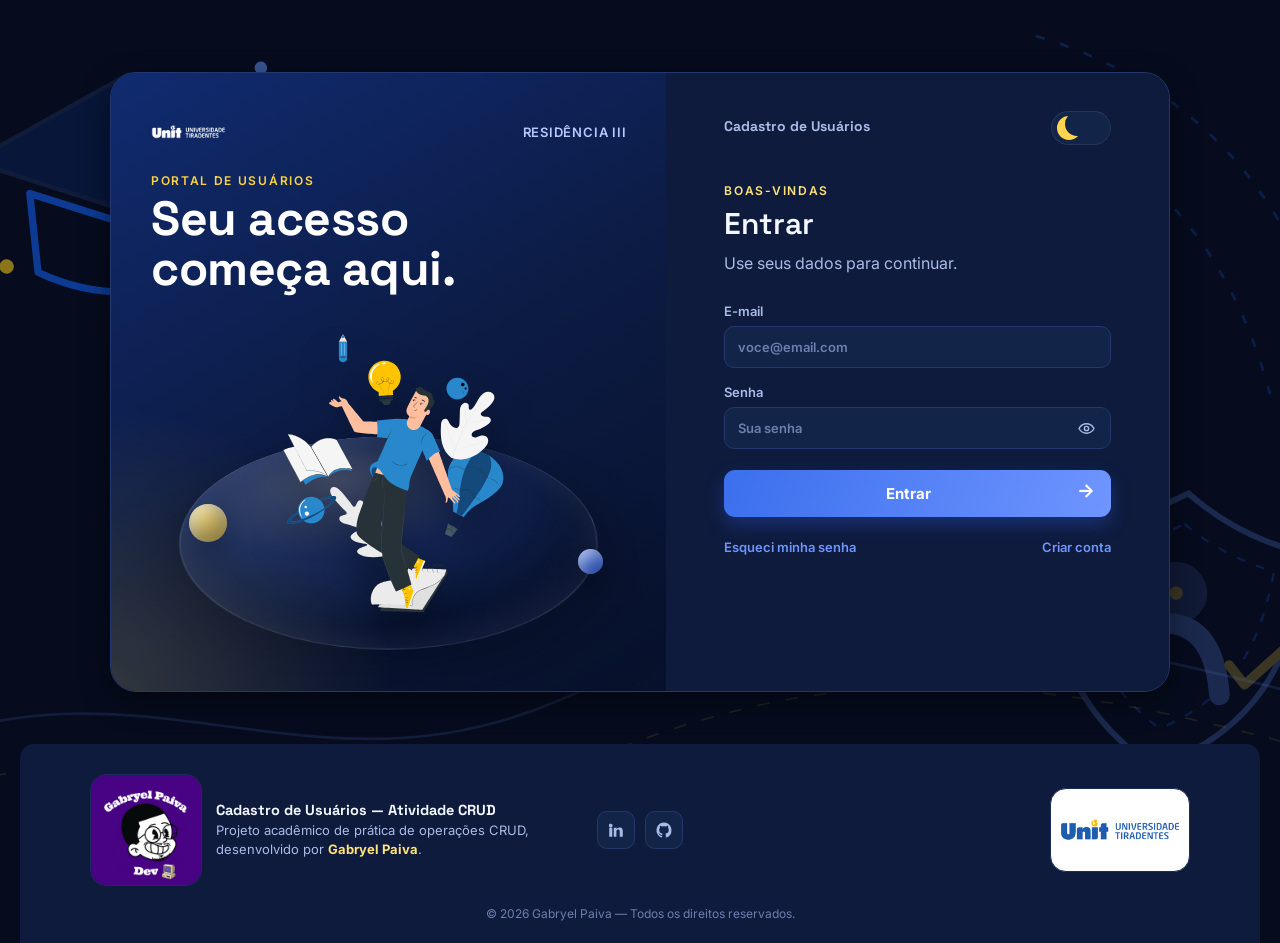
<file: src/main/resources/static/index.html>
<!DOCTYPE html>
<html lang="pt-BR">
<head>
    <meta charset="UTF-8">
    <meta name="viewport" content="width=device-width, initial-scale=1.0">
    <title>Acessar — Cadastro de Usuários</title>
    <link rel="icon" href="assets/favicon.ico">
    <link rel="preconnect" href="https://fonts.googleapis.com">
    <link rel="preconnect" href="https://fonts.gstatic.com" crossorigin>
    <link href="https://fonts.googleapis.com/css2?family=Inter:wght@400;500;600;700&family=Space+Grotesk:wght@500;600;700&display=swap" rel="stylesheet">
    <link rel="stylesheet" href="css/style.css?v=20260816-2">
</head>
<body class="auth-body" data-theme="dark">
<div class="page-backdrop" aria-hidden="true"><picture><source media="(max-width: 480px)" srcset="assets/background-auth-mobile.svg"><source media="(max-width: 900px)" srcset="assets/background-auth-tablet.svg"><img src="assets/background-auth.svg?v=20260816-1" alt=""></picture><img class="graduation-backdrop" src="assets/background-graduation.svg?v=20260816-1" alt=""></div>
<div class="pencil-loader-overlay" id="pencilLoader" aria-live="polite" aria-label="Processando"><p class="unit-scan-loader"><span>UNIT</span></p></div>

<main class="auth-page">
    <section class="auth-shell" aria-label="Acesso ao sistema">
        <aside class="auth-showcase">
            <div class="showcase-top"><img src="assets/Logo-UNIT.png" alt="Unit" class="showcase-unit"><span>Residência III</span></div>
            <div class="showcase-copy">
                <p class="eyebrow">Portal de usuários</p>
                <h1>Seu acesso começa aqui.</h1>
            </div>
            <div class="login-art-stage"><span class="art-orb art-orb-one"></span><span class="art-orb art-orb-two"></span><img class="login-illustration" src="assets/Login-SVG.svg" alt="Estudante em uma ilustração 3D animada"></div>
        </aside>

        <section class="auth-panel">
            <div class="auth-panel-top"><span class="brand-mini">Cadastro de Usuários</span><label class="switch" title="Alternar tema"><input type="checkbox" id="themeToggle"><span class="slider"></span></label></div>

            <div class="auth-view active" id="viewLogin">
                <p class="eyebrow">Boas-vindas</p><h2>Entrar</h2><p class="auth-lead">Use seus dados para continuar.</p>
                <form id="formLogin" class="auth-form">
                    <label>E-mail<input type="email" id="loginEmail" placeholder="voce@email.com" required autocomplete="email"></label>
                    <label>Senha<span class="password-field"><input type="password" id="loginSenha" placeholder="Sua senha" required autocomplete="current-password"><button type="button" class="password-toggle" aria-label="Mostrar senha" aria-pressed="false"></button></span></label>
                    <button class="auth-submit" type="submit">Entrar <span>→</span></button>
                </form>
                <div class="auth-links"><button type="button" data-view="viewRecovery">Esqueci minha senha</button><button type="button" data-view="viewRegister">Criar conta</button></div>
            </div>

            <div class="auth-view" id="viewRegister">
                <button type="button" class="back-link" data-view="viewLogin">← Voltar para entrar</button>
                <p class="eyebrow">Novo por aqui?</p><h2>Criar conta</h2><p class="auth-lead">Você entrará automaticamente como usuário comum.</p>
                <form id="formRegister" class="auth-form auth-grid-form">
                    <label class="full">Nome completo<input type="text" id="cadNome" required></label>
                    <label>E-mail<input type="email" id="cadEmail" required></label><label>Senha<span class="password-field"><input type="password" id="cadSenha" minlength="6" required><button type="button" class="password-toggle" aria-label="Mostrar senha" aria-pressed="false"></button></span></label>
                    <label>CPF<input type="text" id="cadCpf" inputmode="numeric" placeholder="000.000.000-00" maxlength="14" required></label><label>Telefone<input type="text" id="cadTelefone" inputmode="numeric" placeholder="(00) 00000-0000" maxlength="15" required></label>
                    <div class="full date-login-field auth-date-field"><label for="cadNascimento">Data de nascimento</label><div class="date-login-control date-field"><input type="text" id="cadNascimento" class="date-input" placeholder="dd/mm/aaaa" inputmode="numeric" maxlength="10" autocomplete="off" required><button type="button" class="date-icon-btn" aria-label="Abrir calendário"><svg viewBox="0 0 24 24" fill="none" aria-hidden="true"><rect x="3" y="5" width="18" height="16" rx="3" stroke="currentColor" stroke-width="1.6"/><path d="M8 3v4M16 3v4M3 10h18" stroke="currentColor" stroke-width="1.6" stroke-linecap="round"/></svg></button><div class="calendar-pop"><div class="calendar-header"><button type="button" class="calendar-nav cal-prev" aria-label="Mês anterior"><svg viewBox="0 0 24 24" fill="none"><path d="M15 6l-6 6 6 6" stroke="currentColor" stroke-width="2" stroke-linecap="round" stroke-linejoin="round"/></svg></button><div class="calendar-selects"><select class="calendar-select cal-month" aria-label="Mês"></select><select class="calendar-select cal-year" aria-label="Ano"></select></div><button type="button" class="calendar-nav cal-next" aria-label="Próximo mês"><svg viewBox="0 0 24 24" fill="none"><path d="M9 6l6 6-6 6" stroke="currentColor" stroke-width="2" stroke-linecap="round" stroke-linejoin="round"/></svg></button></div><div class="calendar-weekdays"><span>D</span><span>S</span><span>T</span><span>Q</span><span>Q</span><span>S</span><span>S</span></div><div class="calendar-grid"></div><div class="calendar-footer"><button type="button" class="calendar-today">Hoje</button></div></div></div></div>
                    <button class="auth-submit full" type="submit">Criar minha conta <span>→</span></button>
                </form>
            </div>

            <div class="auth-view" id="viewRecovery">
                <button type="button" class="back-link" data-view="viewLogin">← Voltar para entrar</button>
                <p class="eyebrow">Recuperação</p><h2>Nova senha</h2><p class="auth-lead">Confirme seus dados para redefinir a senha.</p>
                <aside class="recovery-help" aria-label="Ajuda para redefinir a senha">
                    <div class="recovery-help-icon" aria-hidden="true">?</div>
                    <div><strong>Precisa de ajuda?</strong><p>Use o mesmo e-mail, CPF e data de nascimento usados no cadastro. Depois, escolha uma nova senha com pelo menos 6 caracteres.</p></div>
                </aside>
                <form id="formRecovery" class="auth-form auth-grid-form">
                    <label class="full">E-mail<input type="email" id="recEmail" required></label><label>CPF<input type="text" id="recCpf" inputmode="numeric" maxlength="14" required></label>
                    <div class="date-login-field auth-date-field"><label for="recNascimento">Data de nascimento</label><div class="date-login-control date-field"><input type="text" id="recNascimento" class="date-input" placeholder="dd/mm/aaaa" inputmode="numeric" maxlength="10" autocomplete="off" required><button type="button" class="date-icon-btn" aria-label="Abrir calendário"><svg viewBox="0 0 24 24" fill="none" aria-hidden="true"><rect x="3" y="5" width="18" height="16" rx="3" stroke="currentColor" stroke-width="1.6"/><path d="M8 3v4M16 3v4M3 10h18" stroke="currentColor" stroke-width="1.6" stroke-linecap="round"/></svg></button><div class="calendar-pop"><div class="calendar-header"><button type="button" class="calendar-nav cal-prev" aria-label="Mês anterior"><svg viewBox="0 0 24 24" fill="none"><path d="M15 6l-6 6 6 6" stroke="currentColor" stroke-width="2" stroke-linecap="round" stroke-linejoin="round"/></svg></button><div class="calendar-selects"><select class="calendar-select cal-month" aria-label="Mês"></select><select class="calendar-select cal-year" aria-label="Ano"></select></div><button type="button" class="calendar-nav cal-next" aria-label="Próximo mês"><svg viewBox="0 0 24 24" fill="none"><path d="M9 6l6 6-6 6" stroke="currentColor" stroke-width="2" stroke-linecap="round" stroke-linejoin="round"/></svg></button></div><div class="calendar-weekdays"><span>D</span><span>S</span><span>T</span><span>Q</span><span>Q</span><span>S</span><span>S</span></div><div class="calendar-grid"></div><div class="calendar-footer"><button type="button" class="calendar-today">Hoje</button></div></div></div></div><label>Nova senha<span class="password-field"><input type="password" id="recSenha" minlength="6" required><button type="button" class="password-toggle" aria-label="Mostrar senha" aria-pressed="false"></button></span></label>
                    <button class="auth-submit full" type="submit">Redefinir senha <span>→</span></button>
                </form>
                <p class="recovery-note">Não reconhece os dados ou continua sem acesso? Procure o administrador do sistema para atualizar seu cadastro.</p>
            </div>
            <p id="authFeedback" class="auth-feedback" role="status"></p>
        </section>
    </section>
</main>

<footer class="site-footer auth-footer"><div class="footer-inner"><div class="footer-brand"><img src="assets/Gabryel%20Paiva-Logo.png" alt="Logo de Gabryel Paiva" class="footer-logo"><div><p class="footer-titulo">Cadastro de Usuários — Atividade CRUD</p><p class="footer-texto">Projeto acadêmico de prática de operações CRUD, desenvolvido por <strong>Gabryel Paiva</strong>.</p></div></div><div class="footer-social"><a href="https://www.linkedin.com/in/gabryel-paiva-dev/" target="_blank" rel="noopener noreferrer" class="footer-icon" aria-label="LinkedIn de Gabryel Paiva"><svg viewBox="0 0 24 24" fill="currentColor"><path d="M4.98 3.5a2.5 2.5 0 11-.02 5 2.5 2.5 0 01.02-5zM3 9h4v12H3zM9 9h3.8v1.7h.05c.53-1 1.83-2.1 3.77-2.1C20.6 8.6 21 11 21 14.1V21h-4v-6.2c0-1.5-.03-3.4-2.08-3.4-2.08 0-2.4 1.6-2.4 3.3V21H9z"/></svg></a><a href="https://github.com/GabryelPaivaDev" target="_blank" rel="noopener noreferrer" class="footer-icon" aria-label="GitHub de Gabryel Paiva"><svg viewBox="0 0 24 24" fill="currentColor"><path d="M12 2C6.48 2 2 6.58 2 12.25c0 4.53 2.87 8.37 6.84 9.73.5.1.68-.22.68-.49 0-.24-.01-1.02-.01-1.85-2.78.62-3.37-1.19-3.37-1.19-.46-1.19-1.11-1.51-1.11-1.51-.91-.64.07-.62.07-.62 1 .07 1.53 1.06 1.53 1.06.9 1.57 2.34 1.12 2.91.86.09-.66.35-1.12.64-1.38-2.22-.26-4.56-1.14-4.56-5.06 0-1.12.39-2.03 1.03-2.75-.1-.26-.45-1.31.1-2.72 0 0 .84-.27 2.75 1.05a9.3 9.3 0 015 0c1.91-1.32 1.75-1.05 2.75-1.05.55 1.41.2 2.46.1 2.72.64.72 1.03 1.63 1.03 2.75 0 3.93-2.34 4.8-4.57 5.05.36.32.68.94.68 1.9 0 1.37-.01 2.47-.01 2.81 0 .27.18.6.69.49A10.26 10.26 0 0022 12.25C22 6.58 17.52 2 12 2z"/></svg></a></div><div class="footer-unit"><img src="assets/Logo-UNIT.png" alt="Logo da Unit" class="footer-logo footer-logo-unit"></div></div><p class="footer-copy">© 2026 Gabryel Paiva — Todos os direitos reservados.</p></footer>
<script src="js/login.js?v=20260814-8"></script>
</body>
</html>
</file>
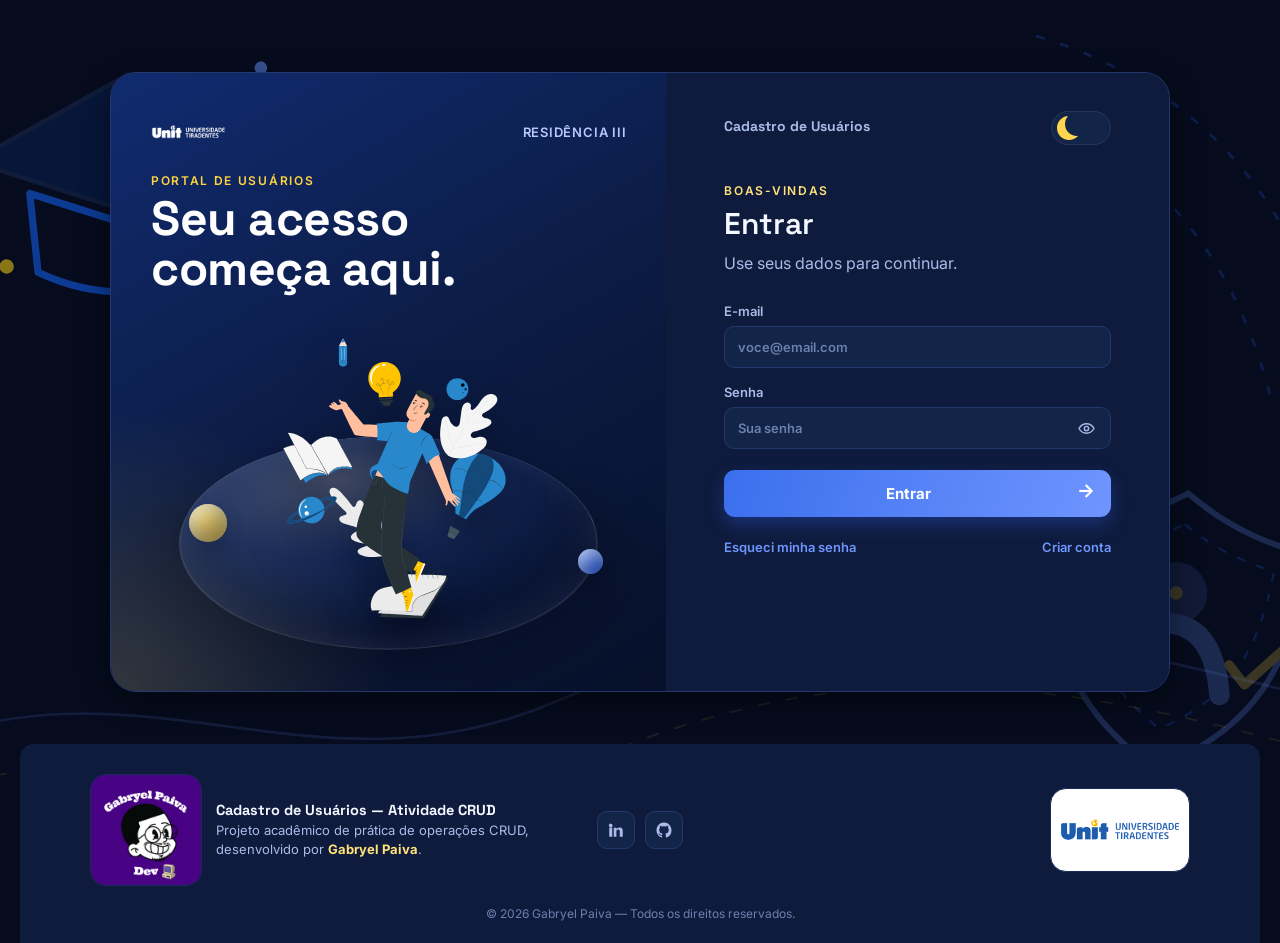
<file: src/main/resources/static/admin.html>
<!DOCTYPE html>
<html lang="pt-BR">

<head>
    <meta charset="UTF-8">
    <meta name="viewport" content="width=device-width, initial-scale=1.0">
    <title>Painel Administrativo — CRUD de Usuários</title>

    <link rel="icon" type="image/x-icon" href="assets/favicon.ico">
    <link rel="shortcut icon" type="image/x-icon" href="assets/favicon.ico">

    <link rel="preconnect" href="https://fonts.googleapis.com">
    <link rel="preconnect" href="https://fonts.gstatic.com" crossorigin>
    <link href="https://fonts.googleapis.com/css2?family=Space+Grotesk:wght@500;600;700&family=Inter:wght@400;500;600&display=swap" rel="stylesheet">

    <link rel="stylesheet" href="css/style.css?v=20260816-2">
</head>

<body class="admin-body" data-theme="dark">

<div class="pencil-loader-overlay" id="navigationLoader" aria-live="polite" aria-label="Voltando para o login"><p class="unit-scan-loader"><span>UNIT</span></p></div>

<div class="page-backdrop" aria-hidden="true"><picture><source media="(max-width: 480px)" srcset="assets/background-admin-mobile.svg"><source media="(max-width: 900px)" srcset="assets/background-admin-tablet.svg"><img src="assets/background-admin.svg?v=20260816-1" alt=""></picture></div>

<div class="container">

    <div class="header">
        <div class="header-top">
            <div>
                <p class="eyebrow">Painel administrativo</p>
                <h1>Cadastro de Usuários</h1>
                <p class="subtitle">Olá, <span id="nomeUsuarioLogado">administrador</span> — gerencie os usuários do sistema</p>
            </div>

            <div class="header-acoes">
                <label class="switch" title="Alternar tema claro/escuro">
                    <input type="checkbox" id="themeToggle">
                    <span class="slider"></span>
                </label>

                <button type="button" class="pushable small ghost" id="btnSair" title="Sair">
                    <span class="shadow"></span>
                    <span class="edge"></span>
                    <span class="front">
                        <svg viewBox="0 0 24 24" fill="none" xmlns="http://www.w3.org/2000/svg" width="16" height="16">
                            <path d="M15 17l5-5-5-5M20 12H9M12 19H6a2 2 0 01-2-2V7a2 2 0 012-2h6" stroke="currentColor" stroke-width="1.8" stroke-linecap="round" stroke-linejoin="round"/>
                        </svg>
                        Sair
                    </span>
                </button>
            </div>
        </div>
    </div>
    <div id="mensagem" class="mensagem oculta"></div>
    <div class="card card-split">

        <div class="split-illustration">
            <img class="admin-illustration" src="assets/Admin-Dashboard-Source.svg?v=20260816-2" alt="Dashboard administrativo animado com gráfico e profissional de TI">
        </div>

        <div class="split-divider" aria-hidden="true"></div>

        <div class="split-form">

            <h2 id="tituloFormulario">Novo Usuário</h2>

            <form id="formUsuario">

                <input type="hidden" id="id">

                <div class="grid">

                    <div class="campo">
                        <label>Nome</label>
                        <input
                                type="text"
                                id="nome"
                                placeholder="Digite o nome"
                                required>
                    </div>

                    <div class="campo">
                        <label>E-mail</label>
                        <input
                                type="email"
                                id="email"
                                placeholder="Digite o e-mail"
                                required>
                    </div>

                    <div class="campo" id="campoSenha">
                        <label>Senha</label>
                        <input
                                type="password"
                                id="senha"
                                placeholder="Senha de acesso"
                                autocomplete="new-password">
                    </div>

                    <div class="campo" id="campoPerfil">
                        <label>Perfil</label>
                        <select id="perfil">
                            <option value="USER">Usuário comum</option>
                            <option value="ADMIN">Administrador</option>
                        </select>
                    </div>

                    <div class="campo">
                        <label>CPF</label>
                        <input
                                type="text"
                                id="cpf"
                                placeholder="000.000.000-00"
                                inputmode="numeric"
                                maxlength="14"
                                required>
                        <span class="erro" id="erroCpf"></span>
                    </div>

                    <div class="campo">
                        <label>Telefone</label>
                        <input
                                type="text"
                                id="telefone"
                                placeholder="(00) 00000-0000"
                                inputmode="numeric"
                                maxlength="15"
                                required>
                        <span class="erro" id="erroTelefone"></span>
                    </div>

                    <div class="campo campo-data">
                        <label>Data de nascimento</label>

                        <div class="date-field" id="dateField">
                            <input
                                    type="text"
                                    id="dataNascimento"
                                    class="date-input"
                                    placeholder="dd/mm/aaaa"
                                    autocomplete="off"
                                    inputmode="numeric"
                                    maxlength="10"
                                    required>

                            <button type="button" class="date-icon-btn" id="dateIconBtn" aria-label="Abrir calendário">
                                <svg viewBox="0 0 24 24" fill="none" xmlns="http://www.w3.org/2000/svg">
                                    <rect x="3" y="5" width="18" height="16" rx="3" stroke="currentColor" stroke-width="1.6"/>
                                    <path d="M8 3v4M16 3v4M3 10h18" stroke="currentColor" stroke-width="1.6" stroke-linecap="round"/>
                                </svg>
                            </button>

                            <div class="calendar-pop" id="calendarPop">

                                <div class="calendar-header">
                                    <button type="button" class="calendar-nav" id="calPrev" aria-label="Mês anterior">
                                        <svg viewBox="0 0 24 24" fill="none"><path d="M15 6l-6 6 6 6" stroke="currentColor" stroke-width="2" stroke-linecap="round" stroke-linejoin="round"/></svg>
                                    </button>

                                    <div class="calendar-selects">
                                        <select id="calMonth" class="calendar-select"></select>
                                        <select id="calYear" class="calendar-select"></select>
                                    </div>

                                    <button type="button" class="calendar-nav" id="calNext" aria-label="Próximo mês">
                                        <svg viewBox="0 0 24 24" fill="none"><path d="M9 6l6 6-6 6" stroke="currentColor" stroke-width="2" stroke-linecap="round" stroke-linejoin="round"/></svg>
                                    </button>
                                </div>

                                <div class="calendar-weekdays">
                                    <span>D</span><span>S</span><span>T</span><span>Q</span><span>Q</span><span>S</span><span>S</span>
                                </div>

                                <div class="calendar-grid" id="calendarGrid"></div>

                                <div class="calendar-footer">
                                    <button type="button" class="calendar-today" id="calToday">Hoje</button>
                                </div>

                            </div>
                        </div>
                    </div>

                </div>

                <button type="submit" class="pushable btn-salvar">
                    <span class="shadow"></span>
                    <span class="edge"></span>
                    <span class="front">Salvar Usuário</span>
                </button>

            </form>

        </div>

    </div>

    <div class="card">

        <div class="card-heading">
            <h2>Usuários cadastrados</h2>

            <button type="button" class="toggle-tabela" id="toggleTabela" aria-expanded="true" aria-label="Esconder usuários cadastrados">
                <svg viewBox="0 0 24 24" fill="none" xmlns="http://www.w3.org/2000/svg">
                    <path d="M6 9l6 6 6-6" stroke="currentColor" stroke-width="2" stroke-linecap="round" stroke-linejoin="round"/>
                </svg>
            </button>
        </div>

        <div class="table-collapse" id="tableCollapse">
            <div class="table-wrap">
                <table>

                    <thead>

                    <tr>
                        <th>ID</th>
                        <th>Nome</th>
                        <th>E-mail</th>
                        <th>CPF</th>
                        <th>Telefone</th>
                        <th>Nascimento</th>
                        <th>Ações</th>
                    </tr>

                    </thead>

                    <tbody id="tabelaUsuarios">

                    </tbody>

                </table>
            </div>
        </div>

    </div>

</div>

<footer class="site-footer">
    <div class="footer-inner">

        <div class="footer-brand">
            <img src="assets/Gabryel%20Paiva-Logo.png" alt="Logo de Gabryel Paiva" class="footer-logo">
            <div>
                <p class="footer-titulo">Cadastro de Usuários — Atividade CRUD</p>
                <p class="footer-texto">Projeto acadêmico de prática de operações CRUD, desenvolvido por <strong>Gabryel Paiva</strong>.</p>
            </div>
        </div>

        <div class="footer-social">
            <a href="https://www.linkedin.com/in/gabryel-paiva-dev/" target="_blank" rel="noopener noreferrer" class="footer-icon" aria-label="LinkedIn de Gabryel Paiva">
                <svg viewBox="0 0 24 24" fill="currentColor" xmlns="http://www.w3.org/2000/svg">
                    <path d="M4.98 3.5a2.5 2.5 0 11-.02 5 2.5 2.5 0 01.02-5zM3 9h4v12H3zM9 9h3.8v1.7h.05c.53-1 1.83-2.1 3.77-2.1C20.6 8.6 21 11 21 14.1V21h-4v-6.2c0-1.5-.03-3.4-2.08-3.4-2.08 0-2.4 1.6-2.4 3.3V21H9z"/>
                </svg>
            </a>
            <a href="https://github.com/GabryelPaivaDev" target="_blank" rel="noopener noreferrer" class="footer-icon" aria-label="GitHub de Gabryel Paiva">
                <svg viewBox="0 0 24 24" fill="currentColor" xmlns="http://www.w3.org/2000/svg">
                    <path d="M12 2C6.48 2 2 6.58 2 12.25c0 4.53 2.87 8.37 6.84 9.73.5.1.68-.22.68-.49 0-.24-.01-1.02-.01-1.85-2.78.62-3.37-1.19-3.37-1.19-.46-1.19-1.11-1.51-1.11-1.51-.91-.64.07-.62.07-.62 1 .07 1.53 1.06 1.53 1.06.9 1.57 2.34 1.12 2.91.86.09-.66.35-1.12.64-1.38-2.22-.26-4.56-1.14-4.56-5.06 0-1.12.39-2.03 1.03-2.75-.1-.26-.45-1.31.1-2.72 0 0 .84-.27 2.75 1.05a9.3 9.3 0 015 0c1.91-1.32 2.75-1.05 2.75-1.05.55 1.41.2 2.46.1 2.72.64.72 1.03 1.63 1.03 2.75 0 3.93-2.34 4.8-4.57 5.05.36.32.68.94.68 1.9 0 1.37-.01 2.47-.01 2.81 0 .27.18.6.69.49A10.26 10.26 0 0022 12.25C22 6.58 17.52 2 12 2z"/>
                </svg>
            </a>
        </div>

        <div class="footer-unit">
            <img src="assets/Logo-UNIT.png" alt="Logo da Unit" class="footer-logo footer-logo-unit">
        </div>

    </div>

    <p class="footer-copy">© 2026 Gabryel Paiva — Todos os direitos reservados.</p>
</footer>

<!-- Modal de confirmação genérico (excluir / editar) -->
<div class="modal-overlay" id="modalOverlay">
    <div class="modal-box" id="modalBox" role="alertdialog" aria-modal="true" aria-labelledby="modalTitulo" aria-describedby="modalMensagem">

        <div class="modal-icon" id="modalIcon">
            <svg id="modalIconSvg" viewBox="0 0 24 24" fill="none" xmlns="http://www.w3.org/2000/svg"></svg>
        </div>

        <h3 class="modal-titulo" id="modalTitulo">Confirmar ação</h3>
        <p class="modal-mensagem" id="modalMensagem">Tem certeza?</p>

        <div class="modal-acoes">
            <button type="button" class="pushable small modal-cancelar" id="modalCancelar">
                <span class="shadow"></span>
                <span class="edge"></span>
                <span class="front">Cancelar</span>
            </button>

            <button type="button" class="pushable small" id="modalConfirmar">
                <span class="shadow"></span>
                <span class="edge"></span>
                <span class="front" id="modalConfirmarTexto">Confirmar</span>
            </button>
        </div>

    </div>
</div>
<script src="js/admin.js?v=20260814-8"></script>

</body>
</html>
</file>
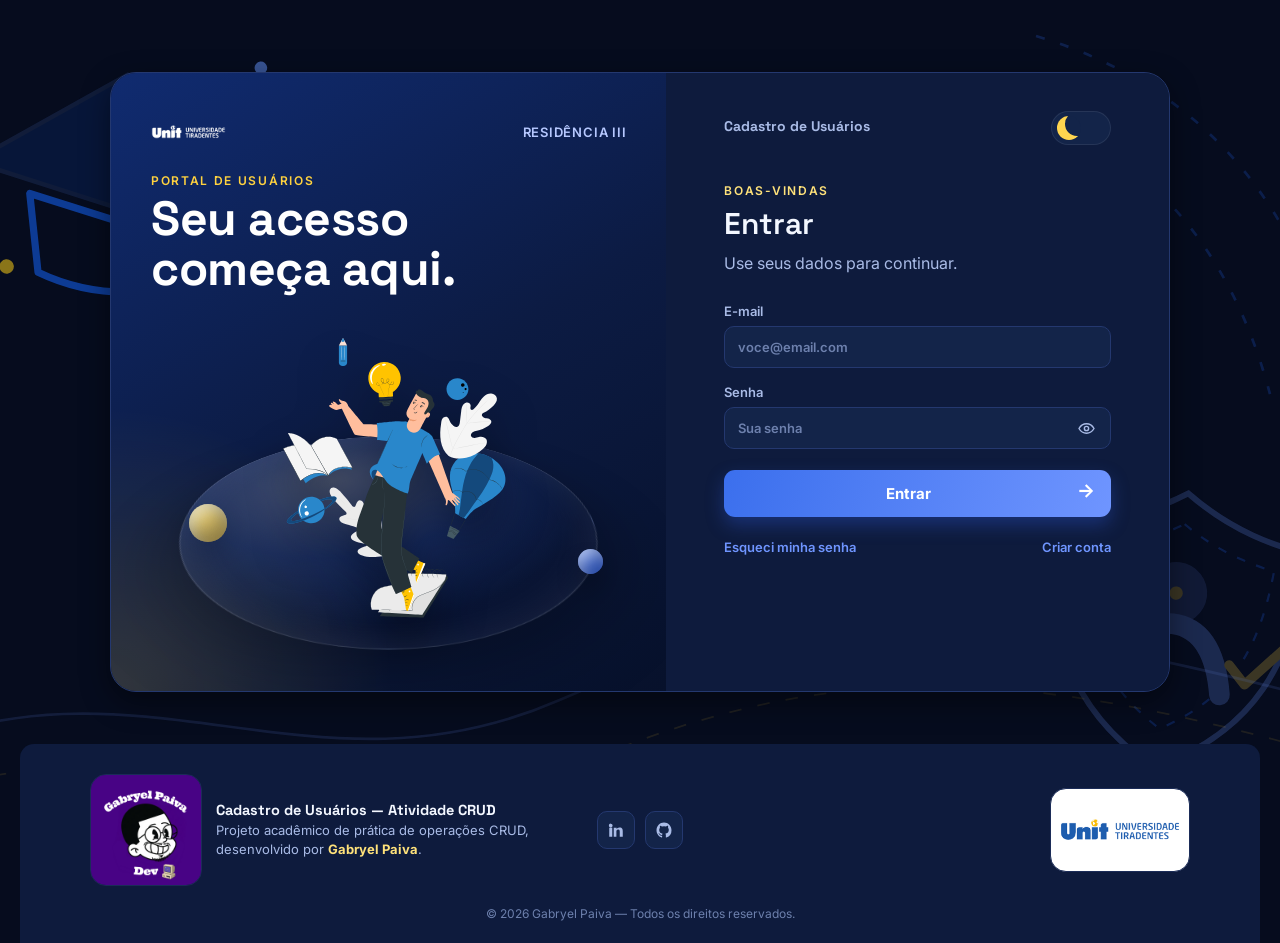
<file: src/main/resources/static/usuario.html>
<!DOCTYPE html>
<html lang="pt-BR">

<head>
    <meta charset="UTF-8">
    <meta name="viewport" content="width=device-width, initial-scale=1.0">
    <title>Área do Usuário — CRUD de Usuários</title>

    <link rel="icon" type="image/x-icon" href="assets/favicon.ico">
    <link rel="shortcut icon" type="image/x-icon" href="assets/favicon.ico">

    <link rel="preconnect" href="https://fonts.googleapis.com">
    <link rel="preconnect" href="https://fonts.gstatic.com" crossorigin>
    <link href="https://fonts.googleapis.com/css2?family=Space+Grotesk:wght@500;600;700&family=Inter:wght@400;500;600&display=swap" rel="stylesheet">

    <link rel="stylesheet" href="css/style.css?v=20260816-2">
</head>

<body class="user-body" data-theme="dark">

<div class="pencil-loader-overlay" id="navigationLoader" aria-live="polite" aria-label="Voltando para o login"><p class="unit-scan-loader"><span>UNIT</span></p></div>

<div class="page-backdrop" aria-hidden="true"><picture><source media="(max-width: 480px)" srcset="assets/background-user-mobile.svg"><source media="(max-width: 900px)" srcset="assets/background-user-tablet.svg"><img src="assets/background-user.svg?v=20260816-1" alt=""></picture></div>

<div class="container">

    <div class="header">
        <div class="header-top">
            <div>
                <p class="eyebrow">Área do usuário</p>
                <h1 id="saudacao">Bem-vindo(a)!</h1>
                <p class="subtitle">Enquanto isso, que tal uma partidinha de Pong?</p>
            </div>

            <div class="header-acoes">
                <label class="switch" title="Alternar tema claro/escuro">
                    <input type="checkbox" id="themeToggle">
                    <span class="slider"></span>
                </label>

                <button type="button" class="pushable small ghost" id="btnSair" title="Voltar ao login">
                    <span class="shadow"></span>
                    <span class="edge"></span>
                    <span class="front">
                        <svg viewBox="0 0 24 24" fill="none" xmlns="http://www.w3.org/2000/svg" width="16" height="16">
                            <path d="M9 7V4a1 1 0 011-1h9a1 1 0 011 1v16a1 1 0 01-1 1h-9a1 1 0 01-1-1v-3M4 12h11M11 8l4 4-4 4" stroke="currentColor" stroke-width="1.8" stroke-linecap="round" stroke-linejoin="round"/>
                        </svg>
                        Sair
                    </span>
                </button>
            </div>
        </div>
    </div>

    <div class="card jogo-card">

        <div class="jogo-cabecalho">
            <h2>Pong</h2>
            <div class="jogo-dificuldade" role="group" aria-label="Dificuldade do jogo">
                <button type="button" class="nivel-btn facil" data-nivel="facil">Fácil</button>
                <button type="button" class="nivel-btn medio ativo" data-nivel="medio">Médio</button>
                <button type="button" class="nivel-btn dificil" data-nivel="dificil">Difícil</button>
            </div>
            <div class="jogo-placar">
                <span id="placarJogador">0</span>
                <span class="jogo-placar-vs">×</span>
                <span id="placarMaquina">0</span>
            </div>
        </div>

        <p class="jogo-instrucoes">
            Clique em <strong>Jogar</strong> para assumir o controle. Use <strong>↑</strong> / <strong>↓</strong> ou arraste sobre o jogo; <strong>Esc</strong> encerra a partida e devolve a rolagem da tela. Primeiro a 5 pontos vence.
        </p>

        <div class="jogo-tela-wrap" id="jogoTelaWrap">
            <canvas id="pongCanvas" width="640" height="400" tabindex="0" aria-label="Jogo Pong"></canvas>

            <div class="jogo-overlay" id="jogoOverlay">
                <p id="jogoOverlayTexto">Toque ou clique para começar</p>
                <button type="button" class="pushable btn-salvar" id="btnJogar">
                    <span class="shadow"></span>
                    <span class="edge"></span>
                    <span class="front" id="btnJogarTexto">Jogar</span>
                </button>
            </div>
        </div>

    </div>

</div>

<footer class="site-footer">
    <div class="footer-inner">

        <div class="footer-brand">
            <img src="assets/Gabryel%20Paiva-Logo.png" alt="Logo de Gabryel Paiva" class="footer-logo">
            <div>
                <p class="footer-titulo">Cadastro de Usuários — Atividade CRUD</p>
                <p class="footer-texto">Projeto acadêmico de prática de operações CRUD, desenvolvido por <strong>Gabryel Paiva</strong>.</p>
            </div>
        </div>

        <div class="footer-social">
            <a href="https://www.linkedin.com/in/gabryel-paiva-dev/" target="_blank" rel="noopener noreferrer" class="footer-icon" aria-label="LinkedIn de Gabryel Paiva">
                <svg viewBox="0 0 24 24" fill="currentColor" xmlns="http://www.w3.org/2000/svg">
                    <path d="M4.98 3.5a2.5 2.5 0 11-.02 5 2.5 2.5 0 01.02-5zM3 9h4v12H3zM9 9h3.8v1.7h.05c.53-1 1.83-2.1 3.77-2.1C20.6 8.6 21 11 21 14.1V21h-4v-6.2c0-1.5-.03-3.4-2.08-3.4-2.08 0-2.4 1.6-2.4 3.3V21H9z"/>
                </svg>
            </a>
            <a href="https://github.com/GabryelPaivaDev" target="_blank" rel="noopener noreferrer" class="footer-icon" aria-label="GitHub de Gabryel Paiva">
                <svg viewBox="0 0 24 24" fill="currentColor" xmlns="http://www.w3.org/2000/svg">
                    <path d="M12 2C6.48 2 2 6.58 2 12.25c0 4.53 2.87 8.37 6.84 9.73.5.1.68-.22.68-.49 0-.24-.01-1.02-.01-1.85-2.78.62-3.37-1.19-3.37-1.19-.46-1.19-1.11-1.51-1.11-1.51-.91-.64.07-.62.07-.62 1 .07 1.53 1.06 1.53 1.06.9 1.57 2.34 1.12 2.91.86.09-.66.35-1.12.64-1.38-2.22-.26-4.56-1.14-4.56-5.06 0-1.12.39-2.03 1.03-2.75-.1-.26-.45-1.31.1-2.72 0 0 .84-.27 2.75 1.05a9.3 9.3 0 015 0c1.91-1.32 2.75-1.05 2.75-1.05.55 1.41.2 2.46.1 2.72.64.72 1.03 1.63 1.03 2.75 0 3.93-2.34 4.8-4.57 5.05.36.32.68.94.68 1.9 0 1.37-.01 2.47-.01 2.81 0 .27.18.6.69.49A10.26 10.26 0 0022 12.25C22 6.58 17.52 2 12 2z"/>
                </svg>
            </a>
        </div>

        <div class="footer-unit">
            <img src="assets/Logo-UNIT.png" alt="Logo da Unit" class="footer-logo footer-logo-unit">
        </div>

    </div>

    <p class="footer-copy">© 2026 Gabryel Paiva — Todos os direitos reservados.</p>
</footer>

<script src="js/usuario.js?v=20260814-8"></script>

</body>
</html>
</file>
<file: src/main/resources/static/css/style.css>
/* =========================================================
   CRUD de Usuários — tema "Blue Horizon" (azul, amarelo, branco)
   ========================================================= */

* {
  margin: 0;
  padding: 0;
  box-sizing: border-box;
}

:root {
  --font-display: "Space Grotesk", "Segoe UI", sans-serif;
  --font-body: "Inter", "Segoe UI", sans-serif;
  --radius: 14px;
}

/* ---------- Tema escuro (padrão) ---------- */
body[data-theme="dark"] {
  --bg-deep: #060c1e;
  --bg-glow-1: #0f2557;
  --bg-glow-2: #0a1733;
  --surface: #0e1b3d;
  --surface-2: #132449;
  --surface-hover: #1a2f5c;
  --border: #24386f;
  --border-soft: #1b2c58;
  --text: #f3f7ff;
  --text-dim: #a9bbe6;
  --text-faint: #6d80ad;
  --accent: #3b6fed;
  --accent-strong: #6f95ff;
  --accent-soft: #16276e;
  --on-accent: #ffffff;
  --highlight: #ffd23f;
  --highlight-strong: #ffe27a;
  --danger: #e0446a;
  --danger-strong: #ef5c82;
  --success: #2fd480;
  --success-strong: #58e39c;
  --shadow-soft: 0 10px 30px rgba(0, 0, 0, 0.45);
  color-scheme: dark;
}

/* ---------- Tema claro ---------- */
body[data-theme="light"] {
  --bg-deep: #f3f7ff;
  --bg-glow-1: #e3ecff;
  --bg-glow-2: #fffaea;
  --surface: #ffffff;
  --surface-2: #f1f5ff;
  --surface-hover: #e6edff;
  --border: #d7e2fb;
  --border-soft: #e7edfb;
  --text: #0f1a35;
  --text-dim: #49598a;
  --text-faint: #8493ba;
  --accent: #2f5be0;
  --accent-strong: #1c3fb3;
  --accent-soft: #dde6ff;
  --on-accent: #ffffff;
  --highlight: #ffc72c;
  --highlight-strong: #ffb100;
  --danger: #d1274c;
  --danger-strong: #b31640;
  --success: #1f9d5c;
  --success-strong: #178049;
  --shadow-soft: 0 10px 30px rgba(47, 91, 224, 0.14);
  color-scheme: light;
}

html,
body {
  height: 100%;
}

body {
  font-family: var(--font-body);
  background: var(--bg-deep);
  color: var(--text);
  padding: 48px 20px 0;
  min-height: 100%;
  position: relative;
  overflow-x: hidden;
  transition:
    background 0.4s ease,
    color 0.4s ease;
  display: flex;
  flex-direction: column;
}

/* ---------- Cascata de formas (assinatura visual) ---------- */
.waves-wrap {
  position: fixed;
  inset: 0;
  z-index: 0;
  overflow: hidden;
  pointer-events: none;
}

.blob {
  position: absolute;
  filter: blur(1px);
  animation: fundo-flutuar 18s ease-in-out infinite alternate;
  transition:
    background 0.4s ease,
    opacity 0.4s ease;
}

.blob-1 {
  width: 640px;
  height: 640px;
  top: -220px;
  right: -240px;
  border-radius: 42% 58% 65% 35% / 45% 40% 60% 55%;
  background: linear-gradient(135deg, var(--accent-soft), var(--accent));
  opacity: 0.55;
}

.blob-2 {
  width: 440px;
  height: 440px;
  top: 120px;
  right: -160px;
  border-radius: 55% 45% 40% 60% / 50% 55% 45% 50%;
  background: linear-gradient(135deg, var(--accent), var(--accent-strong));
  opacity: 0.5;
  animation-delay: -5s;
}

.blob-3 {
  width: 220px;
  height: 220px;
  top: 400px;
  right: 40px;
  border-radius: 60% 40% 55% 45% / 45% 55% 40% 60%;
  background: var(--highlight);
  opacity: 0.3;
  animation-delay: -11s;
}

.blob-4 {
  width: 420px;
  height: 420px;
  bottom: -180px;
  left: -180px;
  border-radius: 48% 52% 38% 62% / 55% 45% 55% 45%;
  background: linear-gradient(135deg, var(--accent-strong), var(--accent-soft));
  opacity: 0.4;
  animation-delay: -8s;
}

.blob-5 {
  width: 160px;
  height: 160px;
  bottom: 140px;
  left: 60px;
  border-radius: 55% 45% 60% 40% / 45% 55% 45% 55%;
  background: var(--highlight);
  opacity: 0.22;
  animation-delay: -14s;
}

@keyframes fundo-flutuar {
  from { transform: translate3d(0, 0, 0) scale(1); }
  to { transform: translate3d(22px, -16px, 0) scale(1.055); }
}

@media (prefers-reduced-motion: reduce) {
  .blob { animation: none; }
}

/* ---------- Layout geral ---------- */
.container {
  max-width: 1100px;
  margin: 0 auto;
  position: relative;
  z-index: 1;
  width: 100%;
  flex: 1;
  padding-bottom: 60px;
}

.header-top {
  display: flex;
  align-items: flex-start;
  justify-content: space-between;
  gap: 20px;
  margin-bottom: 34px;
}

.eyebrow {
  text-transform: uppercase;
  letter-spacing: 0.14em;
  font-size: 12px;
  font-weight: 600;
  color: var(--highlight-strong);
  margin-bottom: 6px;
}

h1 {
  font-family: var(--font-display);
  font-weight: 700;
  font-size: 34px;
  letter-spacing: -0.01em;
  background: linear-gradient(90deg, var(--text), var(--accent-strong));
  -webkit-background-clip: text;
  background-clip: text;
  -webkit-text-fill-color: transparent;
}

.subtitle {
  color: var(--text-dim);
  margin-top: 6px;
  font-size: 15px;
}

h2 {
  font-family: var(--font-display);
  font-weight: 600;
  font-size: 19px;
  color: var(--text);
  margin-bottom: 18px;
  display: flex;
  align-items: center;
  gap: 10px;
}

h2::before {
  content: "";
  width: 6px;
  height: 6px;
  border-radius: 50%;
  background: var(--highlight);
  box-shadow: 0 0 12px 2px var(--highlight);
}

.card {
  background: var(--surface);
  border: 1px solid var(--border-soft);
  border-radius: 20px;
  padding: 30px;
  margin-bottom: 26px;
  box-shadow: var(--shadow-soft);
  transition:
    background 0.4s ease,
    border-color 0.4s ease;
}

/* ---------- Formulário ---------- */
.grid {
  display: grid;
  grid-template-columns: repeat(auto-fit, minmax(230px, 1fr));
  gap: 18px;
  margin-bottom: 26px;
}

.campo {
  display: flex;
  flex-direction: column;
  gap: 8px;
  position: relative;
}

.campo label {
  font-size: 13px;
  font-weight: 600;
  color: var(--text-dim);
  letter-spacing: 0.02em;
}

input[type="text"],
input[type="email"],
input[type="date"] {
  font-family: var(--font-body);
  padding: 12px 14px;
  border: 1px solid var(--border);
  border-radius: 10px;
  font-size: 15px;
  background: var(--surface-2);
  color: var(--text);
  transition: 0.2s;
}

input::placeholder {
  color: var(--text-faint);
}

input:focus {
  outline: none;
  border-color: var(--accent);
  box-shadow: 0 0 0 3px var(--accent-soft);
}

input:invalid:not(:placeholder-shown) {
  border-color: var(--danger);
}

.erro {
  font-size: 12px;
  color: var(--danger-strong);
  min-height: 14px;
  display: block;
}

input[type="date"] {
  color-scheme: inherit;
}

/* ---------- Toggle de tema (Uiverse by alexruix, adaptado) ---------- */
.switch {
  font-size: 17px;
  position: relative;
  display: inline-block;
  width: 3.5em;
  height: 2em;
  flex-shrink: 0;
  margin-top: 4px;
}

.switch input {
  opacity: 0;
  width: 0;
  height: 0;
}

.slider {
  --background: #132449;
  position: absolute;
  cursor: pointer;
  top: 0;
  left: 0;
  right: 0;
  bottom: 0;
  background-color: var(--background);
  transition: 0.5s;
  border-radius: 30px;
  box-shadow: inset 0 0 0 1px rgba(255, 255, 255, 0.08);
}

.slider:before {
  position: absolute;
  content: "";
  height: 1.4em;
  width: 1.4em;
  border-radius: 50%;
  left: 10%;
  bottom: 15%;
  box-shadow: inset 8px -4px 0px 0px #ffd54f;
  background: var(--background);
  transition: 0.5s;
}

.switch input:checked + .slider {
  background-color: #3b6fed;
}

.switch input:checked + .slider:before {
  transform: translateX(100%);
  box-shadow: inset 15px -4px 0px 15px #ffc72c;
}

/* ---------- Botões "pushable" ---------- */
.pushable {
  position: relative;
  background: transparent;
  padding: 0;
  border: none;
  cursor: pointer;
  outline-offset: 4px;
  outline-color: var(--accent-strong);
  transition: filter 250ms;
  -webkit-tap-highlight-color: rgba(0, 0, 0, 0);
  font-family: var(--font-body);
}

.pushable .shadow {
  position: absolute;
  top: 0;
  left: 0;
  height: 100%;
  width: 100%;
  background: rgba(0, 0, 0, 0.35);
  border-radius: 10px;
  filter: blur(2px);
  will-change: transform;
  transform: translateY(2px);
  transition: transform 600ms cubic-bezier(0.3, 0.7, 0.4, 1);
}

.pushable .edge {
  position: absolute;
  top: 0;
  left: 0;
  height: 100%;
  width: 100%;
  border-radius: 10px;
  background: linear-gradient(
    to right,
    #17265a 0%,
    #1e3272 8%,
    #17265a 92%,
    #101c45 100%
  );
}

.pushable .front {
  display: block;
  position: relative;
  border-radius: 10px;
  background: var(--accent);
  padding: 14px 30px;
  color: #fff;
  font-weight: 600;
  text-transform: uppercase;
  letter-spacing: 1.2px;
  font-size: 14px;
  transform: translateY(-4px);
  transition: transform 600ms cubic-bezier(0.3, 0.7, 0.4, 1);
}

.pushable:hover {
  filter: brightness(112%);
}

.pushable:hover .front {
  transform: translateY(-6px);
  transition: transform 250ms cubic-bezier(0.3, 0.7, 0.4, 1.5);
}

.pushable:active .front {
  transform: translateY(-2px);
  transition: transform 34ms;
}

.pushable:hover .shadow {
  transform: translateY(4px);
  transition: transform 250ms cubic-bezier(0.3, 0.7, 0.4, 1.5);
}

.pushable:active .shadow {
  transform: translateY(1px);
  transition: transform 34ms;
}

.pushable:focus:not(:focus-visible) {
  outline: none;
}

.btn-salvar {
  width: 100%;
}
.btn-salvar .front {
  text-align: center;
}

/* Variantes menores para a tabela */
.pushable.small .front {
  padding: 8px 16px;
  font-size: 12px;
  letter-spacing: 0.8px;
}

.pushable.editar .edge {
  background: linear-gradient(
    to right,
    #8a6a06 0%,
    #b38a08 8%,
    #8a6a06 92%,
    #664e04 100%
  );
}
.pushable.editar .front {
  background: var(--highlight);
  color: #241b00;
}

.pushable.excluir .edge {
  background: linear-gradient(
    to right,
    #7a1035 0%,
    #9c1445 8%,
    #7a1035 92%,
    #58092a 100%
  );
}
.pushable.excluir .front {
  background: var(--danger-strong);
}

/* ---------- Tabela ---------- */
.table-wrap {
  overflow-x: auto;
  border-radius: 12px;
  border: 1px solid var(--border-soft);
}

table {
  width: 100%;
  border-collapse: collapse;
  background: var(--surface-2);
  min-width: 720px;
}

thead {
  background:
    linear-gradient(90deg, var(--accent-soft), transparent), var(--surface-2);
}

th {
  text-align: left;
  padding: 14px 16px;
  font-size: 12px;
  text-transform: uppercase;
  letter-spacing: 0.06em;
  color: var(--text-dim);
  border-bottom: 1px solid var(--border-soft);
}

td {
  padding: 14px 16px;
  font-size: 14px;
  border-bottom: 1px solid var(--border-soft);
  color: var(--text);
}

tbody tr:last-child td {
  border-bottom: none;
}

tbody tr:hover {
  background: var(--surface-hover);
}

td .acoes {
  display: flex;
  gap: 8px;
  flex-wrap: wrap;
}

.vazio {
  text-align: center;
  padding: 30px 16px;
  color: var(--text-faint);
  font-style: italic;
}

@media (max-width: 768px) {
  body {
    padding: 30px 14px 0;
  }
  .header-top {
    flex-direction: column;
  }
  .card {
    padding: 22px;
  }
}

/* =========================================================
   Card "Novo Usuário" dividido — ilustração + formulário
   ========================================================= */

.card-split {
  padding: 0;
  display: grid;
  grid-template-columns: minmax(220px, 38%) 4px 1fr;
  align-items: stretch;
}

.split-illustration {
  position: relative;
  background: linear-gradient(160deg, var(--accent-soft), var(--accent));
  display: flex;
  align-items: center;
  justify-content: center;
  padding: 30px;
  min-height: 320px;
  border-radius: 20px 0 0 20px;
  overflow: hidden;
}

.split-illustration svg {
  width: 100%;
  height: auto;
  max-width: 320px;
}

.split-illustration > svg { display: none; }
.admin-illustration {
  width: 100%;
  height: auto;
  max-width: 360px;
  filter: drop-shadow(0 20px 24px rgba(5, 12, 35, .28));
  animation: admin-dashboard-float 4.6s ease-in-out infinite;
}

@keyframes admin-dashboard-float {
  0%, 100% { transform: translateY(0) rotate(-.35deg); }
  50% { transform: translateY(-10px) rotate(.35deg); }
}

.split-divider {
  width: 4px;
  background: linear-gradient(180deg, var(--highlight), var(--accent-strong));
}

.split-form {
  padding: 30px;
  overflow: visible;
}

.split-form h2 {
  margin-bottom: 18px;
}

@media (max-width: 768px) {
  .card-split {
    grid-template-columns: 1fr;
  }
  .split-divider {
    width: 100%;
    height: 4px;
  }
  .split-illustration {
    min-height: 220px;
    padding: 22px;
    border-radius: 20px 20px 0 0;
  }
  .split-form {
    padding: 22px;
  }
}

/* =========================================================
   Campo de data com calendário customizado
   ========================================================= */

.campo-data {
  position: relative;
}

.date-field {
  position: relative;
}

.date-input {
  width: 100%;
  padding-right: 42px;
  cursor: text;
}

.date-icon-btn {
  position: absolute;
  right: 5px;
  top: 50%;
  transform: translateY(-50%);
  width: 32px;
  height: 32px;
  display: flex;
  align-items: center;
  justify-content: center;
  background: transparent;
  border: none;
  border-radius: 8px;
  color: var(--text-dim);
  cursor: pointer;
  transition: 0.2s;
}

.date-icon-btn svg {
  width: 18px;
  height: 18px;
}

.date-icon-btn:hover {
  color: var(--accent-strong);
  background: var(--surface-hover);
}

.calendar-pop {
  position: absolute;
  bottom: calc(100% + 8px);
  top: auto;
  left: 0;
  width: 280px;
  max-width: calc(100vw - 40px);
  background: var(--surface);
  border: 1px solid var(--border);
  border-radius: 14px;
  box-shadow: var(--shadow-soft);
  padding: 14px;
  z-index: 30;
  opacity: 0;
  visibility: hidden;
  pointer-events: none;
  transform: translateY(8px) scale(0.98);
  transition:
    opacity 0.18s ease,
    transform 0.18s ease,
    visibility 0.18s;
}

.calendar-pop.aberto {
  opacity: 1;
  visibility: visible;
  pointer-events: auto;
  transform: translateY(0) scale(1);
}

.calendar-header {
  display: grid;
  grid-template-columns: 28px minmax(0, 1fr) 28px;
  align-items: center;
  gap: 6px;
  margin-bottom: 12px;
  width: 100%;
}

.calendar-nav {
  width: 28px;
  height: 28px;
  border: 1px solid var(--border);
  background: var(--surface-2);
  border-radius: 8px;
  color: var(--text-dim);
  display: flex;
  align-items: center;
  justify-content: center;
  cursor: pointer;
  flex-shrink: 0;
  transition: 0.2s;
}

.calendar-nav svg {
  width: 15px;
  height: 15px;
}

.calendar-nav:hover {
  color: var(--accent-strong);
  border-color: var(--accent);
}

.calendar-selects {
  display: grid;
  grid-template-columns: minmax(0, 1fr) minmax(0, 1fr);
  gap: 6px;
  min-width: 0;
  width: 100%;
}

.calendar-select {
  width: 100%;
  min-width: 0;
  padding: 6px 4px;
  border-radius: 8px;
  border: 1px solid var(--border);
  background: var(--surface-2);
  color: var(--text);
  font-size: 12.5px;
  font-family: var(--font-body);
  font-weight: 600;
  cursor: pointer;
}

.calendar-select:focus {
  outline: none;
  border-color: var(--accent);
}

.calendar-weekdays {
  display: grid;
  grid-template-columns: repeat(7, 1fr);
  text-align: center;
  font-size: 11px;
  font-weight: 600;
  color: var(--text-faint);
  margin-bottom: 4px;
}

.calendar-grid {
  display: grid;
  grid-template-columns: repeat(7, 1fr);
  gap: 2px;
  cursor: pointer;
}

.calendar-dia {
  aspect-ratio: 1;
  display: flex;
  align-items: center;
  justify-content: center;
  border: none;
  background: transparent;
  border-radius: 8px;
  font-size: 12.5px;
  font-family: var(--font-body);
  color: var(--text);
  cursor: pointer;
  transition: 0.15s;
  user-select: none;
}

.calendar-dia:hover {
  background: var(--surface-hover);
}

.calendar-dia.fora-mes {
  color: var(--text-faint);
  opacity: 0.45;
}

.calendar-dia.selecionado {
  background: var(--accent);
  color: #fff;
  font-weight: 700;
}

.calendar-dia.hoje:not(.selecionado) {
  box-shadow: inset 0 0 0 1px var(--accent);
}

.calendar-footer {
  margin-top: 10px;
  display: flex;
  justify-content: center;
  border-top: 1px solid var(--border-soft);
  padding-top: 10px;
}

.calendar-today {
  background: none;
  border: none;
  color: var(--accent-strong);
  font-size: 12.5px;
  font-weight: 600;
  cursor: pointer;
  font-family: var(--font-body);
}

.calendar-today:hover {
  text-decoration: underline;
}

/* =========================================================
   Esconder / mostrar tabela de usuários (botão em seta)
   ========================================================= */

.card-heading {
  display: flex;
  align-items: center;
  justify-content: space-between;
  gap: 12px;
  margin-bottom: 18px;
}

.card-heading h2 {
  margin-bottom: 0;
}

.toggle-tabela {
  display: flex;
  align-items: center;
  justify-content: center;
  width: 34px;
  height: 34px;
  border-radius: 9px;
  border: 1px solid var(--border);
  background: var(--surface-2);
  color: var(--text-dim);
  cursor: pointer;
  transition: 0.2s;
  flex-shrink: 0;
}

.toggle-tabela svg {
  width: 16px;
  height: 16px;
  transition: transform 0.3s ease;
}

.toggle-tabela:hover {
  border-color: var(--accent);
  color: var(--accent-strong);
}

.toggle-tabela.escondido svg {
  transform: rotate(-180deg);
}

.table-collapse {
  display: grid;
  grid-template-rows: 1fr;
  transition: grid-template-rows 0.35s ease;
}

.table-collapse > .table-wrap {
  min-height: 0;
}

.table-collapse.escondido {
  grid-template-rows: 0fr;
}

.table-collapse.escondido > .table-wrap {
  overflow: hidden;
}

/* =========================================================
   Modal de confirmação (excluir / editar)
   ========================================================= */

.modal-overlay {
  position: fixed;
  inset: 0;
  z-index: 100;
  display: flex;
  align-items: center;
  justify-content: center;
  padding: 20px;
  background: rgba(4, 8, 20, 0.6);
  backdrop-filter: blur(4px);
  opacity: 0;
  visibility: hidden;
  transition:
    opacity 0.2s ease,
    visibility 0.2s;
}

.modal-overlay.aberto {
  opacity: 1;
  visibility: visible;
}

.modal-box {
  width: 100%;
  max-width: 380px;
  background: var(--surface);
  border: 1px solid var(--border-soft);
  border-radius: 18px;
  padding: 28px 26px 24px;
  box-shadow: var(--shadow-soft);
  text-align: center;
  transform: translateY(14px) scale(0.96);
  transition: transform 0.25s cubic-bezier(0.3, 0.7, 0.4, 1.4);
}

.modal-overlay.aberto .modal-box {
  transform: translateY(0) scale(1);
}

.modal-icon {
  width: 52px;
  height: 52px;
  margin: 0 auto 16px;
  border-radius: 50%;
  display: flex;
  align-items: center;
  justify-content: center;
  background: var(--accent-soft);
  color: var(--accent-strong);
}

.modal-icon svg {
  width: 24px;
  height: 24px;
}

.modal-icon.perigo {
  background: rgba(224, 68, 106, 0.14);
  color: var(--danger-strong);
}

.modal-titulo {
  font-family: var(--font-display);
  font-size: 18px;
  font-weight: 700;
  margin-bottom: 8px;
  color: var(--text);
}

.modal-mensagem {
  font-size: 14px;
  color: var(--text-dim);
  line-height: 1.5;
  margin-bottom: 22px;
}

.modal-acoes {
  display: flex;
  gap: 10px;
  justify-content: center;
}

.modal-acoes .pushable {
  flex: 1;
}

.modal-cancelar .edge {
  background: linear-gradient(
    to right,
    #0f1b3c 0%,
    #14234a 8%,
    #0f1b3c 92%,
    #0a1430 100%
  );
}

.modal-cancelar .front {
  background: var(--surface-2);
  color: var(--text-dim);
}

/* =========================================================
   Footer
   ========================================================= */

.site-footer {
  position: relative;
  z-index: 1;
  width: 100%;
  margin-top: auto;
  border: 0;
  border-radius: 14px 14px 0 0;
  background: var(--surface);
  padding: 30px 20px 22px;
}

.footer-inner {
  max-width: 1100px;
  margin: 0 auto;
  display: grid;
  grid-template-columns: 1fr auto 1fr;
  align-items: center;
  gap: 24px;
}

.footer-brand {
  display: flex;
  align-items: center;
  gap: 14px;
  justify-self: start;
}

.footer-logo {
  width: 112px;
  height: 112px;
  border-radius: 16px;
  border: 1px solid var(--border-soft);
  flex-shrink: 0;
}

.footer-titulo {
  font-family: var(--font-display);
  font-weight: 700;
  font-size: 14.5px;
  color: var(--text);
  margin-bottom: 2px;
}

.footer-texto {
  font-size: 13px;
  color: var(--text-dim);
  max-width: 360px;
  line-height: 1.5;
}

.footer-texto strong {
  color: var(--highlight-strong);
}

.footer-social {
  display: flex;
  gap: 10px;
  justify-self: center;
}

.footer-icon {
  width: 38px;
  height: 38px;
  border-radius: 10px;
  border: 1px solid var(--border);
  background: var(--surface-2);
  color: var(--text-dim);
  display: flex;
  align-items: center;
  justify-content: center;
  transition: 0.2s;
}

.footer-icon svg {
  width: 18px;
  height: 18px;
}

.footer-icon:hover {
  color: var(--on-accent);
  background: var(--accent);
  border-color: var(--accent);
  transform: translateY(-2px);
}

.footer-unit {
  display: flex;
  align-items: center;
  justify-self: end;
}

.footer-logo-unit {
  width: 140px;
  height: auto;
  min-height: 84px;
  border-radius: 10px;
  background: #ffffff;
  padding: 8px;
  object-fit: contain;
  display: block;
}

.footer-copy {
  text-align: center;
  font-size: 12px;
  color: var(--text-faint);
  margin-top: 20px;
}

@media (max-width: 640px) {
  .site-footer { padding: 24px 18px 20px; border-radius: 12px 12px 0 0; }
  .footer-inner {
    grid-template-columns: 1fr;
    justify-items: center;
    text-align: center;
  }
  .footer-brand {
    flex-direction: column;
    justify-self: center;
  }
  .footer-texto {
    max-width: none;
  }
  .footer-unit {
    justify-self: center;
    width: 100%;
    justify-content: center;
  }
}

/* =========================================================
   Responsivo — ajustes finais
   ========================================================= */

@media (max-width: 768px) {
  .calendar-pop {
    width: 260px;
    left: auto;
    right: 0;
  }
  .modal-box {
    padding: 24px 20px 20px;
  }
}
/* ===========================
   MODAL — variações por tipo + estado de carregamento
=========================== */

.modal-icon.tipo-sucesso {
  background: rgba(47, 212, 128, 0.14);
  color: var(--success-strong);
}

.modal-icon.tipo-erro,
.modal-icon.tipo-excluir {
  background: rgba(224, 68, 106, 0.14);
  color: var(--danger-strong);
}

.modal-icon.tipo-aviso {
  background: rgba(255, 210, 63, 0.16);
  color: var(--highlight-strong);
}

.modal-icon.tipo-info,
.modal-icon.tipo-editar {
  background: var(--accent-soft);
  color: var(--accent-strong);
}

.modal-acoes.somente-ok .pushable {
  flex: 1 1 100%;
}

body.modal-aberto {
  overflow: hidden;
}

/* Spinner de carregamento dentro dos botões */
.spinner {
  display: inline-block;
  width: 14px;
  height: 14px;
  margin-right: 8px;
  vertical-align: -2px;
  border: 2px solid rgba(255, 255, 255, 0.35);
  border-top-color: #fff;
  border-radius: 50%;
  animation: girar 0.7s linear infinite;
}

.modal-cancelar .spinner {
  border-color: rgba(255, 255, 255, 0.15);
  border-top-color: var(--text-dim);
}

@keyframes girar {
  to {
    transform: rotate(360deg);
  }
}

.pushable:disabled,
.pushable.carregando {
  cursor: not-allowed;
  pointer-events: none;
  opacity: 0.75;
}

.pushable:disabled .front,
.pushable.carregando .front {
  transform: translateY(-4px);
}

/* Mensagem de erro de conexão / vazio na tabela reaproveita .vazio já existente */
/* =========================================================
   V2 — cabeçalho com ações (tema + sair), botão fantasma
   ========================================================= */

.header-acoes {
  display: flex;
  align-items: center;
  gap: 14px;
}

.pushable.ghost .edge {
  background: linear-gradient(
    to right,
    var(--border) 0%,
    var(--border-soft) 8%,
    var(--border) 92%,
    var(--border) 100%
  );
}
.pushable.ghost .front {
  background: var(--surface-2);
  color: var(--text-dim);
  display: flex;
  align-items: center;
  gap: 8px;
}
.pushable.ghost:hover .front {
  color: var(--text);
}

/* Botões de ação da tabela só com ícone */
.pushable.icone .front {
  display: flex;
  align-items: center;
  justify-content: center;
  padding: 10px;
  width: 38px;
  height: 38px;
}
.pushable.icone .front svg {
  width: 17px;
  height: 17px;
}

/* Select (perfil) com a mesma cara dos inputs */
select {
  font-family: var(--font-body);
  padding: 12px 14px;
  border: 1px solid var(--border);
  border-radius: 10px;
  font-size: 15px;
  background: var(--surface-2);
  color: var(--text);
  transition: 0.2s;
  appearance: none;
  background-image: linear-gradient(45deg, transparent 50%, var(--text-dim) 50%),
    linear-gradient(135deg, var(--text-dim) 50%, transparent 50%);
  background-position: calc(100% - 20px) center, calc(100% - 15px) center;
  background-size: 5px 5px, 5px 5px;
  background-repeat: no-repeat;
}
select:focus {
  outline: none;
  border-color: var(--accent);
  box-shadow: 0 0 0 3px var(--accent-soft);
}

/* =========================================================
   V2 — Tela de login
   ========================================================= */

.container-login {
  max-width: 460px;
}

.header-central {
  text-align: center;
}
.header-top-central {
  flex-direction: column;
  align-items: center;
  text-align: center;
}
.header-top-central .switch {
  margin-top: 18px;
}

.login-card {
  text-align: center;
}

.login-avatar {
  width: 64px;
  height: 64px;
  margin: 0 auto 18px;
  border-radius: 50%;
  display: flex;
  align-items: center;
  justify-content: center;
  background: var(--accent-soft);
  color: var(--accent-strong);
}
.login-avatar svg {
  width: 32px;
  height: 32px;
}

.login-titulo {
  display: block;
  text-align: center;
  margin-bottom: 4px;
}
.login-titulo::before {
  display: none;
}

.login-subtitulo {
  color: var(--text-dim);
  font-size: 14px;
  margin-bottom: 24px;
}

.login-card form {
  display: flex;
  flex-direction: column;
  gap: 16px;
  text-align: left;
}

.login-botao {
  margin-top: 6px;
}

/* =========================================================
   V2 — Loader de tela cheia
   ========================================================= */

.loader-overlay {
  position: fixed;
  inset: 0;
  z-index: 300;
  display: flex;
  align-items: center;
  justify-content: center;
  background: rgba(6, 12, 30, 0.55);
  backdrop-filter: blur(6px);
  opacity: 0;
  visibility: hidden;
  transition: opacity 0.25s ease;
}
.loader-overlay.aberto {
  opacity: 1;
  visibility: visible;
}

.loader {
  display: flex;
  align-items: center;
  gap: 14px;
  padding: 22px 30px;
  background: var(--surface);
  border: 1px solid var(--border-soft);
  border-radius: 16px;
  box-shadow: var(--shadow-soft);
}

.loader .letter {
  color: var(--accent-strong);
  display: block;
  transform: translateY(0.6rem);
  animation: hideAndSeek 1s alternate infinite cubic-bezier(0.86, 0, 0.07, 1);
}
.loader .l { animation-delay: 0ms; }
.loader .o { animation-delay: 70ms; }
.loader .g2 { animation-delay: 140ms; }

@keyframes hideAndSeek {
  0% { transform: translateY(0.6rem); opacity: .4; }
  100% { transform: translateY(0rem); opacity: 1; }
}

.loader-texto {
  font-family: var(--font-display);
  font-weight: 600;
  color: var(--text);
  font-size: 15px;
}

/* =========================================================
   V2 — Jogo (Pong) na tela do usuário
   ========================================================= */

.jogo-card {
  max-width: 720px;
  margin-left: auto;
  margin-right: auto;
}

.jogo-cabecalho {
  display: flex;
  align-items: center;
  justify-content: space-between;
  margin-bottom: 6px;
}
.jogo-cabecalho h2 {
  margin-bottom: 0;
}

.jogo-placar {
  font-family: var(--font-display);
  font-size: 22px;
  font-weight: 700;
  color: var(--text);
  display: flex;
  align-items: center;
  gap: 10px;
}
.jogo-placar-vs {
  color: var(--text-faint);
  font-size: 14px;
}

.jogo-instrucoes {
  color: var(--text-dim);
  font-size: 13.5px;
  margin-bottom: 18px;
}

.jogo-tela-wrap {
  position: relative;
  width: 100%;
  border-radius: 14px;
  overflow: hidden;
  border: 1px solid var(--border-soft);
}

#pongCanvas {
  display: block;
  width: 100%;
  height: auto;
  touch-action: none;
}

.jogo-overlay {
  position: absolute;
  inset: 0;
  display: flex;
  flex-direction: column;
  align-items: center;
  justify-content: center;
  gap: 18px;
  background: rgba(6, 12, 30, 0.6);
  backdrop-filter: blur(3px);
  text-align: center;
  padding: 20px;
  transition: opacity 0.2s ease;
}
.jogo-overlay p {
  color: #fff;
  font-family: var(--font-display);
  font-size: 18px;
  font-weight: 600;
}
.jogo-overlay.oculto {
  opacity: 0;
  pointer-events: none;
}

/* Ajustes de consistência entre cadastro e painel administrativo */
input[type="password"] { font-family: var(--font-body); padding: 12px 14px; border: 1px solid var(--border); border-radius: 10px; font-size: 15px; background: var(--surface-2); color: var(--text); transition: .2s; }
.date-login-control { position: relative; display: block; min-width: 0; }
.auth-date-field { display: grid; gap: 7px; min-width: 0; }
.auth-date-field > label { color: var(--text-dim); font-size: 13px; font-weight: 600; }
.jogo-dificuldade { display: flex; align-items: center; gap: 7px; }.nivel-btn { border: 1px solid transparent; border-radius: 8px; padding: 7px 10px; color: #fff; font: 700 12px var(--font-body); cursor: pointer; opacity: .55; transition: .2s; }.nivel-btn:hover, .nivel-btn.ativo { opacity: 1; transform: translateY(-1px); box-shadow: 0 4px 12px rgba(0,0,0,.2); }.nivel-btn.facil { background: #1f9d5c; }.nivel-btn.medio { background: #d99a00; }.nivel-btn.dificil { background: #d1274c; }.jogo-tela-wrap.em-jogo { outline: 3px solid var(--accent-soft); }.jogo-tela-wrap.em-jogo #pongCanvas { cursor: none; }
body.jogo-em-foco { overflow: hidden; }

/* Login: ilustração, cores mais vivas e rodapé no padrão do administrador */
.auth-body .waves-wrap { display: none; }.auth-body::after { content: ""; position: fixed; z-index: 0; width: min(72vw, 980px); height: min(76vh, 760px); right: -18vw; top: -18vh; border-radius: 43% 57% 64% 36% / 35% 44% 56% 65%; background: linear-gradient(145deg, var(--accent), var(--accent-strong) 52%, var(--highlight)); opacity: .23; filter: blur(2px); animation: mancha-flutuar 16s ease-in-out infinite alternate; }.auth-page, .auth-footer { z-index: 1; }.login-illustration { display: block; width: min(100%, 440px); margin: auto; color: #dce7ff; overflow: visible; }.study-shape { fill: rgba(255,255,255,.10); }.study-books rect, .study-desk { fill: #dce7ff; }.study-books rect:nth-child(2) { fill: #ffd23f; }.study-books rect:nth-child(3), .study-shirt { fill: #5b8dff; }.study-skin { fill: #f4c6a2; }.study-hair, .study-laptop-screen { fill: #0a1733; }.study-laptop-base, .study-notes rect { fill: #f4f8ff; }.study-line { stroke: #24447f; stroke-width: 5; stroke-linecap: round; fill: none; }.study-accent, .study-star { fill: #ffd23f; }.study-float { animation: study-bob 4.5s ease-in-out infinite; transform-origin: center; }.auth-showcase { background: linear-gradient(135deg, #071840 0%, #123b88 52%, #091b49 100%); }.auth-footer .footer-logo { width: 112px; height: 112px; max-width: none; max-height: none; border-radius: 16px; }.auth-footer .footer-icon { display: grid; place-items: center; width: 38px; height: 38px; padding: 8px; border-radius: 10px; background: var(--surface-2); color: var(--text-dim); border: 1px solid var(--border); transition: .2s; }.auth-footer .footer-icon:hover { color: var(--on-accent); background: var(--accent); transform: translateY(-2px); }.auth-footer .footer-icon svg { width: 18px; height: 18px; }.auth-footer .footer-unit { display: flex; align-items: center; }.auth-footer .footer-logo-unit { width: 140px; height: auto; min-height: 84px; padding: 8px; filter: none; }
body.auth-body[data-theme="light"]::after { opacity: .34; background: linear-gradient(145deg, #5686ff, #7da3ff 52%, #ffd23f); } @keyframes mancha-flutuar { from { transform: translate3d(0,0,0) rotate(-3deg) scale(1); } to { transform: translate3d(-20px,22px,0) rotate(4deg) scale(1.06); } } @keyframes study-bob { 50% { transform: translateY(-9px); } }
body.auth-body[data-theme="light"] .auth-showcase { color: #10214d; background: linear-gradient(135deg, #dce8ff 0%, #b9d0ff 52%, #f9edbd 100%); } body.auth-body[data-theme="light"] .showcase-top, body.auth-body[data-theme="light"] .showcase-copy p:last-child { color: #385189; } body.auth-body[data-theme="light"] .showcase-copy h1 { color: #10214d; } body.auth-body[data-theme="light"] .showcase-unit { filter: none; } body.auth-body[data-theme="light"] .login-illustration { color: #244d9b; } body.auth-body[data-theme="light"] .study-shape { fill: rgba(255,255,255,.54); } body.auth-body[data-theme="light"] .study-books rect, body.auth-body[data-theme="light"] .study-desk { fill: #315dbe; } body.auth-body[data-theme="light"] .study-laptop-screen { fill: #1c3977; }
.pencil-loader-overlay { position: fixed; inset: 0; z-index: 30; display: grid; place-items: center; background: rgba(5, 13, 35, .68); backdrop-filter: blur(5px); opacity: 0; visibility: hidden; transition: .2s; }.pencil-loader-overlay.aberto { opacity: 1; visibility: visible; }.pencil-loader-overlay > div { text-align: center; color: #fff; font: 600 14px var(--font-body); }.pencil { width: 150px; height: 150px; overflow: visible; }.pencil__stroke { fill: none; stroke: #ffd23f; stroke-width: 3; stroke-dasharray: 18 12; animation: pencil-spin 2.6s linear infinite; transform-origin: center; }.pencil__rotate { transform-origin: center; animation: pencil-spin 1.5s linear infinite reverse; }.pencil__body1 { fill: none; stroke: #3b6fed; stroke-width: 28; stroke-dasharray: 240 164; }.pencil__eraser { fill: #ffd1dd; }.pencil__point { fill: #e4ae70; } @keyframes pencil-spin { to { transform: rotate(360deg); } }

/* ---------- Tela de acesso e cadastro ---------- */
.auth-page { position: relative; z-index: 1; display: grid; place-items: center; flex: 1; padding: 24px 0 52px; }
.auth-shell { width: min(1060px, 100%); min-height: 620px; display: grid; grid-template-columns: 1.05fr .95fr; overflow: hidden; border: 1px solid var(--border); border-radius: 26px; background: var(--surface); box-shadow: var(--shadow-soft); }
.auth-showcase { position: relative; isolation: isolate; overflow: hidden; padding: 40px; display: flex; flex-direction: column; color: #f5f8ff; background: radial-gradient(circle at 0 100%, rgba(255,210,63,.16), transparent 34%), linear-gradient(150deg, #102b70 0%, #0c1b43 52%, #07112b 100%); }
.auth-showcase::after { display: none; }
.showcase-top { display: flex; align-items: center; justify-content: space-between; gap: 12px; font-size: 13px; font-weight: 600; color: #b6c8ff; letter-spacing: .06em; text-transform: uppercase; }.showcase-unit { width: 82px; max-height: 38px; object-fit: contain; object-position: left; filter: brightness(0) invert(1); }
.showcase-copy { margin-top: auto; max-width: 370px; }.showcase-copy .eyebrow { color: #ffd23f; }.showcase-copy h1 { margin: 0; font-size: clamp(34px, 4vw, 48px); line-height: 1.03; background: none; -webkit-text-fill-color: initial; color: #fff; }.showcase-copy p:last-child { margin-top: 16px; color: #c8d6ff; line-height: 1.6; }
.auth-orbit { width: min(100%, 430px); margin: 4px auto -10px; overflow: visible; }.orbit-ring { fill: none; stroke: rgba(255,255,255,.20); stroke-width: 1.2; transform-origin: 230px 165px; }.ring-one { stroke-dasharray: 7 9; animation: orbit-rotate 18s linear infinite; }.ring-two { stroke: rgba(255,210,63,.62); stroke-dasharray: 3 7; animation: orbit-rotate 12s linear infinite reverse; }.orbit-path { stroke: rgba(255,255,255,.56); stroke-width: 2; fill: none; stroke-linecap: round; stroke-dasharray: 8 8; animation: flow 3s linear infinite; }.orbit-dot { fill: #ffd23f; filter: drop-shadow(0 0 10px #ffd23f); animation: breathe 2.2s ease-in-out infinite; }.dot-two { fill: #6f95ff; animation-delay: -.5s; }.dot-three { animation-delay: -1s; }.dot-four { fill: #fff; animation-delay: -1.5s; }.showcase-caption { color: #b6c8ff; font-size: 13px; text-align: center; }
.auth-panel { padding: 34px clamp(28px, 5vw, 58px); display: flex; flex-direction: column; background: var(--surface); }.auth-panel-top { display: flex; justify-content: space-between; align-items: center; margin-bottom: 38px; }.brand-mini { font-family: var(--font-display); font-size: 14px; font-weight: 700; color: var(--text-dim); }.auth-view { display: none; animation: auth-in .3s ease; }.auth-view.active { display: block; }.auth-view h2 { font-size: 30px; margin: 3px 0 8px; }.auth-view h2::before { display: none; }.auth-lead { color: var(--text-dim); margin-bottom: 28px; line-height: 1.5; }
.auth-form { display: grid; gap: 16px; }.auth-form label { display: grid; gap: 7px; font-size: 13px; color: var(--text-dim); font-weight: 600; }.auth-form input { width: 100%; border: 1px solid var(--border); border-radius: 10px; padding: 12px 13px; background: var(--surface-2); color: var(--text); font: inherit; }.auth-form input:focus { outline: none; border-color: var(--accent); box-shadow: 0 0 0 3px var(--accent-soft); }.auth-grid-form { grid-template-columns: 1fr 1fr; column-gap: 12px; }.auth-grid-form .full { grid-column: 1 / -1; }.auth-submit { border: 0; border-radius: 11px; padding: 14px 16px; margin-top: 5px; cursor: pointer; color: var(--on-accent); background: linear-gradient(110deg, var(--accent), var(--accent-strong)); font: 700 15px var(--font-body); box-shadow: 0 8px 18px rgba(47,91,224,.34); transition: transform .2s, filter .2s; }.auth-submit:hover { transform: translateY(-2px); filter: brightness(1.08); }.auth-submit span { float: right; font-size: 19px; line-height: 13px; }.auth-submit:disabled { opacity: .65; cursor: wait; transform: none; }.auth-links { display: flex; justify-content: space-between; gap: 12px; margin-top: 22px; }.auth-links button, .back-link { border: 0; padding: 0; background: transparent; color: var(--accent-strong); font: 600 13px var(--font-body); cursor: pointer; }.back-link { display: block; margin: 0 0 22px; }.auth-feedback { min-height: 24px; margin-top: auto; padding-top: 20px; color: var(--success-strong); font-size: 14px; font-weight: 600; }.auth-feedback.erro { color: var(--danger-strong); }
.recovery-help { display: flex; align-items: flex-start; gap: 11px; margin: -8px 0 20px; padding: 12px; border: 1px solid var(--border); border-radius: 12px; background: var(--accent-soft); color: var(--text-dim); font-size: 12px; line-height: 1.45; }.recovery-help strong { display: block; color: var(--text); margin-bottom: 2px; font-size: 13px; }.recovery-help-icon { flex: 0 0 23px; display: grid; place-items: center; width: 23px; height: 23px; border-radius: 50%; color: var(--on-accent); background: var(--accent); font: 700 15px var(--font-display); }.recovery-note { margin-top: 14px; color: var(--text-faint); font-size: 12px; line-height: 1.45; }
.auth-footer { position: relative; z-index: 1; }.auth-footer .footer-inner { padding-top: 18px; padding-bottom: 18px; }.auth-footer .footer-logo { max-width: 115px; max-height: 42px; object-fit: contain; }.auth-footer .footer-icon { width: auto; height: auto; padding: 6px 9px; font-size: 12px; text-decoration: none; }
@keyframes orbit-rotate { to { transform: rotate(360deg); } } @keyframes flow { to { stroke-dashoffset: -32; } } @keyframes breathe { 50% { transform: scale(1.22); opacity: .7; } } @keyframes auth-in { from { opacity: 0; transform: translateX(10px); } to { opacity: 1; transform: none; } }
@media (max-width: 780px) { .auth-page { padding-top: 8px; }.auth-shell { grid-template-columns: 1fr; min-height: 0; }.auth-showcase { min-height: 280px; padding: 28px; }.showcase-copy { margin-top: 26px; }.auth-orbit { position: absolute; width: 250px; right: -46px; bottom: -68px; opacity: .7; }.showcase-caption { display: none; }.auth-panel { padding: 30px 24px; }.auth-footer .footer-brand { flex-direction: row; }.auth-footer .footer-texto { display: none; } }
@media (max-width: 430px) { .auth-grid-form { grid-template-columns: 1fr; }.auth-grid-form .full { grid-column: auto; }.auth-showcase h1 { font-size: 34px; }.auth-panel-top { margin-bottom: 26px; } }

/* Login V3: profundidade visual, controles estáveis e componentes compartilhados */
.auth-body { padding-left: 20px; padding-right: 20px; }
.auth-body::before { content: ""; position: fixed; inset: 0; z-index: 0; pointer-events: none; background: radial-gradient(circle at 12% 18%, rgba(59,111,237,.22), transparent 27%), radial-gradient(circle at 86% 78%, rgba(255,210,63,.13), transparent 24%), linear-gradient(125deg, transparent 0 46%, rgba(111,149,255,.06) 46% 47%, transparent 47% 100%); background-size: auto, auto, 80px 80px; }
.auth-page { width: 100%; }
.login-art-stage { position: relative; isolation: isolate; display: grid; place-items: center; width: 100%; min-height: 330px; margin-top: 8px; perspective: 900px; }
.login-art-stage::before { content: ""; position: absolute; z-index: 1; width: 78%; aspect-ratio: 1; border-radius: 50%; background: radial-gradient(circle at 35% 28%, rgba(255,255,255,.26), rgba(79,128,255,.15) 40%, rgba(4,15,45,.08) 68%); border: 1px solid rgba(255,255,255,.16); box-shadow: inset 0 0 45px rgba(255,255,255,.08), 0 28px 70px rgba(0,0,0,.28); transform: rotateX(63deg) translateY(90px); }
.login-illustration { position: relative; z-index: 2; width: min(100%, 465px); height: 350px; object-fit: contain; filter: drop-shadow(0 24px 22px rgba(0,0,0,.35)); animation: art-float 5s ease-in-out infinite; }
.art-orb { position: absolute; z-index: 3; border-radius: 50%; box-shadow: inset -8px -10px 18px rgba(3,17,55,.34), inset 5px 6px 12px rgba(255,255,255,.35), 0 14px 24px rgba(0,0,0,.24); animation: orb-float 4s ease-in-out infinite alternate; }
.art-orb-one { z-index: 0; width: 38px; height: 38px; top: 58%; left: 8%; background: linear-gradient(145deg, #ffe681, #e7ad08); }
.art-orb-two { width: 25px; height: 25px; right: 5%; bottom: 22%; background: linear-gradient(145deg, #9bb8ff, #315fdb); animation-delay: -1.4s; }
@keyframes art-float { 50% { transform: translateY(-9px) rotateY(-2deg); } }
@keyframes orb-float { to { transform: translate3d(8px,-15px,18px) scale(1.08); } }

.password-field { position: relative; display: block; min-width: 0; }
.auth-form .password-field input { padding-right: 46px; }
.password-toggle { position: absolute; right: 7px; top: 50%; width: 34px; height: 34px; padding: 0; transform: translateY(-50%); border: 0; border-radius: 8px; background: transparent; color: var(--text-dim); cursor: pointer; display: grid; place-items: center; }
.password-toggle::before { content: ""; width: 19px; height: 19px; background: currentColor; -webkit-mask: url("data:image/svg+xml,%3Csvg xmlns='http://www.w3.org/2000/svg' viewBox='0 0 24 24'%3E%3Cpath fill='none' stroke='%23000' stroke-width='1.8' stroke-linecap='round' stroke-linejoin='round' d='M2.5 12s3.5-6 9.5-6 9.5 6 9.5 6-3.5 6-9.5 6-9.5-6-9.5-6Z'/%3E%3Ccircle cx='12' cy='12' r='2.7' fill='none' stroke='%23000' stroke-width='1.8'/%3E%3C/svg%3E") center/contain no-repeat; mask: url("data:image/svg+xml,%3Csvg xmlns='http://www.w3.org/2000/svg' viewBox='0 0 24 24'%3E%3Cpath fill='none' stroke='%23000' stroke-width='1.8' stroke-linecap='round' stroke-linejoin='round' d='M2.5 12s3.5-6 9.5-6 9.5 6 9.5 6-3.5 6-9.5 6-9.5-6-9.5-6Z'/%3E%3Ccircle cx='12' cy='12' r='2.7' fill='none' stroke='%23000' stroke-width='1.8'/%3E%3C/svg%3E") center/contain no-repeat; }
.password-toggle.visivel::after { content: ""; position: absolute; width: 22px; height: 2px; border-radius: 2px; background: currentColor; transform: rotate(-45deg); box-shadow: 0 0 0 2px var(--surface-2); }
.password-toggle:hover, .password-toggle:focus-visible { color: var(--accent-strong); background: var(--accent-soft); outline: none; }

/* Remove as antigas sobrescritas: o rodapé do login usa exatamente o componente do admin. */
.auth-footer .footer-inner { padding: 0; }
.auth-footer .footer-logo { width: 112px; height: 112px; max-width: none; max-height: none; object-fit: initial; }
.auth-footer .footer-icon { width: 38px; height: 38px; padding: 0; }
.auth-footer .footer-logo-unit { width: 140px; height: auto; min-height: 84px; padding: 8px; object-fit: contain; }

/* Loader de lápis solicitado (Uiverse / gustavofusco). */
.pencil { display: block; width: 10em; height: 10em; color: #ffd23f; }
.pencil__body1,.pencil__body2,.pencil__body3,.pencil__eraser,.pencil__eraser-skew,.pencil__point,.pencil__rotate,.pencil__stroke { animation-duration: 3s; animation-timing-function: linear; animation-iteration-count: infinite; }
.pencil__body1,.pencil__body2,.pencil__body3 { transform: rotate(-90deg); }
.pencil__body1 { animation-name: pencilBody1; }.pencil__body2 { animation-name: pencilBody2; }.pencil__body3 { animation-name: pencilBody3; }
.pencil__eraser { animation-name: pencilEraser; transform: rotate(-90deg) translate(49px,0); }
.pencil__eraser-skew { animation-name: pencilEraserSkew; animation-timing-function: ease-in-out; }
.pencil__point { animation-name: pencilPoint; transform: rotate(-90deg) translate(49px,-30px); }
.pencil__rotate { animation-name: pencilRotate; }.pencil__stroke { animation-name: pencilStroke; transform: translate(100px,100px) rotate(-113deg); }
@keyframes pencilBody1 { from,to { stroke-dashoffset:351.86;transform:rotate(-90deg) } 50% { stroke-dashoffset:150.8;transform:rotate(-225deg) } }
@keyframes pencilBody2 { from,to { stroke-dashoffset:406.84;transform:rotate(-90deg) } 50% { stroke-dashoffset:174.36;transform:rotate(-225deg) } }
@keyframes pencilBody3 { from,to { stroke-dashoffset:296.88;transform:rotate(-90deg) } 50% { stroke-dashoffset:127.23;transform:rotate(-225deg) } }
@keyframes pencilEraser { from,to { transform:rotate(-45deg) translate(49px,0) } 50% { transform:rotate(0deg) translate(49px,0) } }
@keyframes pencilEraserSkew { from,32.5%,67.5%,to { transform:skewX(0) } 35%,65% { transform:skewX(-4deg) } 37.5%,62.5% { transform:skewX(8deg) } 40%,45%,50%,55%,60% { transform:skewX(-15deg) } 42.5%,47.5%,52.5%,57.5% { transform:skewX(15deg) } }
@keyframes pencilPoint { from,to { transform:rotate(-90deg) translate(49px,-30px) } 50% { transform:rotate(-225deg) translate(49px,-30px) } }
@keyframes pencilRotate { from { transform:translate(100px,100px) rotate(0) } to { transform:translate(100px,100px) rotate(720deg) } }
@keyframes pencilStroke { from { stroke-dashoffset:439.82;transform:translate(100px,100px) rotate(-113deg) } 50% { stroke-dashoffset:164.93;transform:translate(100px,100px) rotate(-113deg) } 75%,to { stroke-dashoffset:439.82;transform:translate(100px,100px) rotate(112deg) } }

@media (max-width: 780px) { .login-art-stage { position: absolute; right: -35px; bottom: -72px; width: 285px; min-height: 250px; opacity: .72; }.login-illustration { height: 270px; }.auth-footer .footer-brand { flex-direction: column; }.auth-footer .footer-texto { display: block; } }
@media (max-width: 430px) { .auth-body { padding-left: 12px; padding-right: 12px; }.auth-panel { min-width: 0; padding-left: 20px; padding-right: 20px; }.auth-links { flex-wrap: wrap; }.calendar-pop { max-width: calc(100vw - 64px); right: 0; left: auto; }.auth-footer { margin-left: -12px; margin-right: -12px; }.auth-footer .footer-logo { width: 92px; height: 92px; } }
@media (prefers-reduced-motion: reduce) { .login-illustration,.art-orb,.pencil * { animation: none !important; } }

/* Login V4: loading UNIT, calendário contido e tema claro mais vivo */
.unit-scan-loader {
  width: fit-content;
  margin: 0;
  color: #ffffff;
  font: italic 700 50px var(--font-display);
  letter-spacing: .12em;
  position: relative;
  text-shadow: 0 2px 0 #173b91, 0 0 18px rgba(255,255,255,.42);
  filter: drop-shadow(0 8px 22px rgba(0,0,0,.42));
}
.unit-scan-loader span { display: block; opacity: 1; animation: unit-cut 2s infinite; will-change: clip-path; }
.unit-scan-loader::after,
.unit-scan-loader::before {
  position: absolute;
  content: "";
  width: 100%;
  height: 6px;
  border-radius: 4px;
  background-color: rgba(255,210,63,.58);
  top: 0;
  left: 0;
  animation: unit-scan 2s infinite;
}
.unit-scan-loader::after { filter: blur(10px); }
.unit-scan-loader::before { z-index: 1; height: 5px; background-color: #ffd23f; opacity: .9; }
@keyframes unit-scan { 0%,50% { top: 0; } 25%,75% { top: 58px; } }
@keyframes unit-cut {
  0%, 72%, 100% { clip-path: inset(0 0 0 0); }
  24% { clip-path: inset(42% 0 0 0); }
  48% { clip-path: inset(0 0 42% 0); }
}
body.auth-body[data-theme="light"] .unit-scan-loader {
  color: #ffffff;
  text-shadow: 0 2px 0 #123eb1, 0 0 20px rgba(36,101,242,.65);
}

.auth-body[data-theme="light"] {
  --bg-deep: #dce8ff;
  --bg-glow-1: #8db0ff;
  --bg-glow-2: #ffe780;
  --surface: #f8faff;
  --surface-2: #e7efff;
  --surface-hover: #d4e2ff;
  --border: #9db9f4;
  --border-soft: #bed0f5;
  --text: #0c245c;
  --text-dim: #31569e;
  --text-faint: #5874ad;
  --accent: #2465f2;
  --accent-strong: #123eb1;
  --accent-soft: #cbdcff;
  --highlight: #ffc400;
  --highlight-strong: #d99a00;
}
body.auth-body[data-theme="light"] .auth-panel { background: linear-gradient(145deg, #f9fbff 0%, #eaf1ff 100%); }
body.auth-body[data-theme="light"] .auth-showcase { color: #fff; background: radial-gradient(circle at 0 100%, rgba(255,196,0,.18), transparent 34%), linear-gradient(140deg, #174cae 0%, #0e327c 56%, #071d51 100%); }
body.auth-body[data-theme="light"] .showcase-top,
body.auth-body[data-theme="light"] .showcase-copy p:last-child { color: #cfe0ff; }
body.auth-body[data-theme="light"] .showcase-copy h1 { color: #fff; }
body.auth-body[data-theme="light"] .showcase-unit { filter: brightness(0) invert(1); }
.auth-form input:-webkit-autofill,
.auth-form input:-webkit-autofill:hover,
.auth-form input:-webkit-autofill:focus { -webkit-text-fill-color: var(--text); -webkit-box-shadow: 0 0 0 1000px var(--surface-2) inset; caret-color: var(--text); transition: background-color 9999s ease-out; }

@media (max-width: 680px) {
  .auth-grid-form { grid-template-columns: minmax(0, 1fr); }
  .auth-grid-form .full { grid-column: auto; }
  .auth-panel { overflow: visible; }
  .auth-form label,
  .date-login-control,
  .password-field { min-width: 0; max-width: 100%; }
  .date-login-control .calendar-pop {
    width: min(320px, calc(100vw - 64px));
    max-width: calc(100vw - 64px);
    left: 0;
    right: auto;
    bottom: calc(100% + 8px);
  }
}
@media (max-width: 380px) {
  .date-login-control .calendar-pop { left: -8px; width: calc(100vw - 48px); max-width: calc(100vw - 48px); padding: 10px; }
  .calendar-selects { min-width: 0; }
  .calendar-select { min-width: 0; }
}
@media (prefers-reduced-motion: reduce) { .unit-scan-loader span,.unit-scan-loader::before,.unit-scan-loader::after { animation: none !important; } }

/* Evita ícones nativos/automáticos atravessando o calendário customizado. */
.auth-form input::-ms-reveal,
.auth-form input::-ms-clear { display: none; }
.auth-form input::-webkit-credentials-auto-fill-button { visibility: hidden; display: none !important; pointer-events: none; }
.date-login-control.calendario-aberto .date-icon-btn { opacity: 0; visibility: hidden; }
.date-login-control .calendar-pop { z-index: 100; isolation: isolate; box-sizing: border-box; width: min(300px, calc(100vw - 48px)); max-width: calc(100vw - 48px); background-color: var(--surface); left: auto; right: 0; overflow: hidden; }
@media (max-width: 680px) {
  .date-login-control .calendar-pop { left: 0; right: auto; width: min(300px, calc(100vw - 64px)); max-width: calc(100vw - 64px); }
}
@media (max-width: 380px) {
  .date-login-control .calendar-pop { left: -8px; right: auto; width: calc(100vw - 48px); max-width: calc(100vw - 48px); }
}

/* Fundos SVG exclusivos de cada tela. */
.page-backdrop {
  position: fixed;
  inset: 0;
  z-index: 0;
  overflow: hidden;
  pointer-events: none;
}
.page-backdrop img {
  position: absolute;
  inset: 0;
  width: 100%;
  height: 100%;
  object-fit: cover;
  opacity: .82;
  transform: none;
}
.page-backdrop picture {
  position: absolute;
  inset: 0;
  display: block;
}
.page-backdrop picture > img { position: absolute; inset: 0; }
.page-backdrop .backdrop-boost { display: none; }
.auth-body .page-backdrop img { object-position: center; opacity: .72; }
.auth-body::before { display: none; }
.auth-body::after { display: none; }
.admin-body .page-backdrop img { object-position: center top; }
.user-body .page-backdrop img { object-position: center; opacity: .88; }
body[data-theme="light"] .page-backdrop img {
  opacity: 1;
  filter: saturate(2.15) contrast(1.28) brightness(.8);
}
body[data-theme="light"] .page-backdrop .backdrop-boost {
  display: block;
  opacity: .82;
}
.auth-body[data-theme="dark"] .page-backdrop .graduation-backdrop {
  opacity: .58;
  filter: saturate(1.25) brightness(.92);
}
.auth-body[data-theme="light"] .page-backdrop .graduation-backdrop {
  opacity: .7;
  filter: saturate(1.8) contrast(1.2) brightness(.84);
}

/* O rodape do login segue o mesmo bloco das demais telas. */
.auth-footer { width: 100%; margin-top: auto; margin-right: 0; margin-left: 0; }
@media (max-width: 640px) { .auth-footer { width: 100%; margin-right: 0; margin-left: 0; } }

/* Artes responsivas: preservam a leitura do conteúdo em tablet e celular. */
@media (max-width: 900px) {
  .page-backdrop picture > img { object-position: center; opacity: .9; }
  .auth-showcase .showcase-copy { margin-top: 30px; }
  .login-art-stage {
    position: relative;
    right: auto;
    bottom: auto;
    width: 100%;
    min-height: 185px;
    margin: 4px auto -10px;
    opacity: .88;
  }
  .login-art-stage::before { width: min(62%, 240px); transform: rotateX(63deg) translateY(54px); }
  .login-illustration { width: min(72%, 250px); height: 190px; }
  .art-orb-one { width: 27px; height: 27px; left: 18%; }
  .art-orb-two { width: 18px; height: 18px; right: 17%; }
}

@media (max-width: 480px) {
  .login-art-stage { min-height: 145px; margin-top: 8px; }
  .login-illustration { width: min(68%, 190px); height: 145px; }
  .login-art-stage::before { width: min(58%, 175px); transform: rotateX(63deg) translateY(42px); }
  .auth-showcase { padding-bottom: 18px; }
  .admin-illustration { max-width: 245px; }
}

@media (prefers-reduced-motion: reduce) {
  .admin-illustration { animation: none; }
}

/* Regra final compartilhada pelos footers de login, ADM e usuário. */
@media (max-width: 640px) {
  body .site-footer .footer-inner {
    grid-template-columns: minmax(0, 1fr);
    justify-items: center;
    text-align: center;
  }
  body .site-footer .footer-brand,
  body .site-footer .footer-social,
  body .site-footer .footer-unit {
    justify-self: center;
  }
  body .site-footer .footer-unit {
    display: flex;
    width: 100%;
    align-items: center;
    justify-content: center;
  }
  body .site-footer .footer-logo-unit {
    margin-right: auto;
    margin-left: auto;
  }
}
</file>
